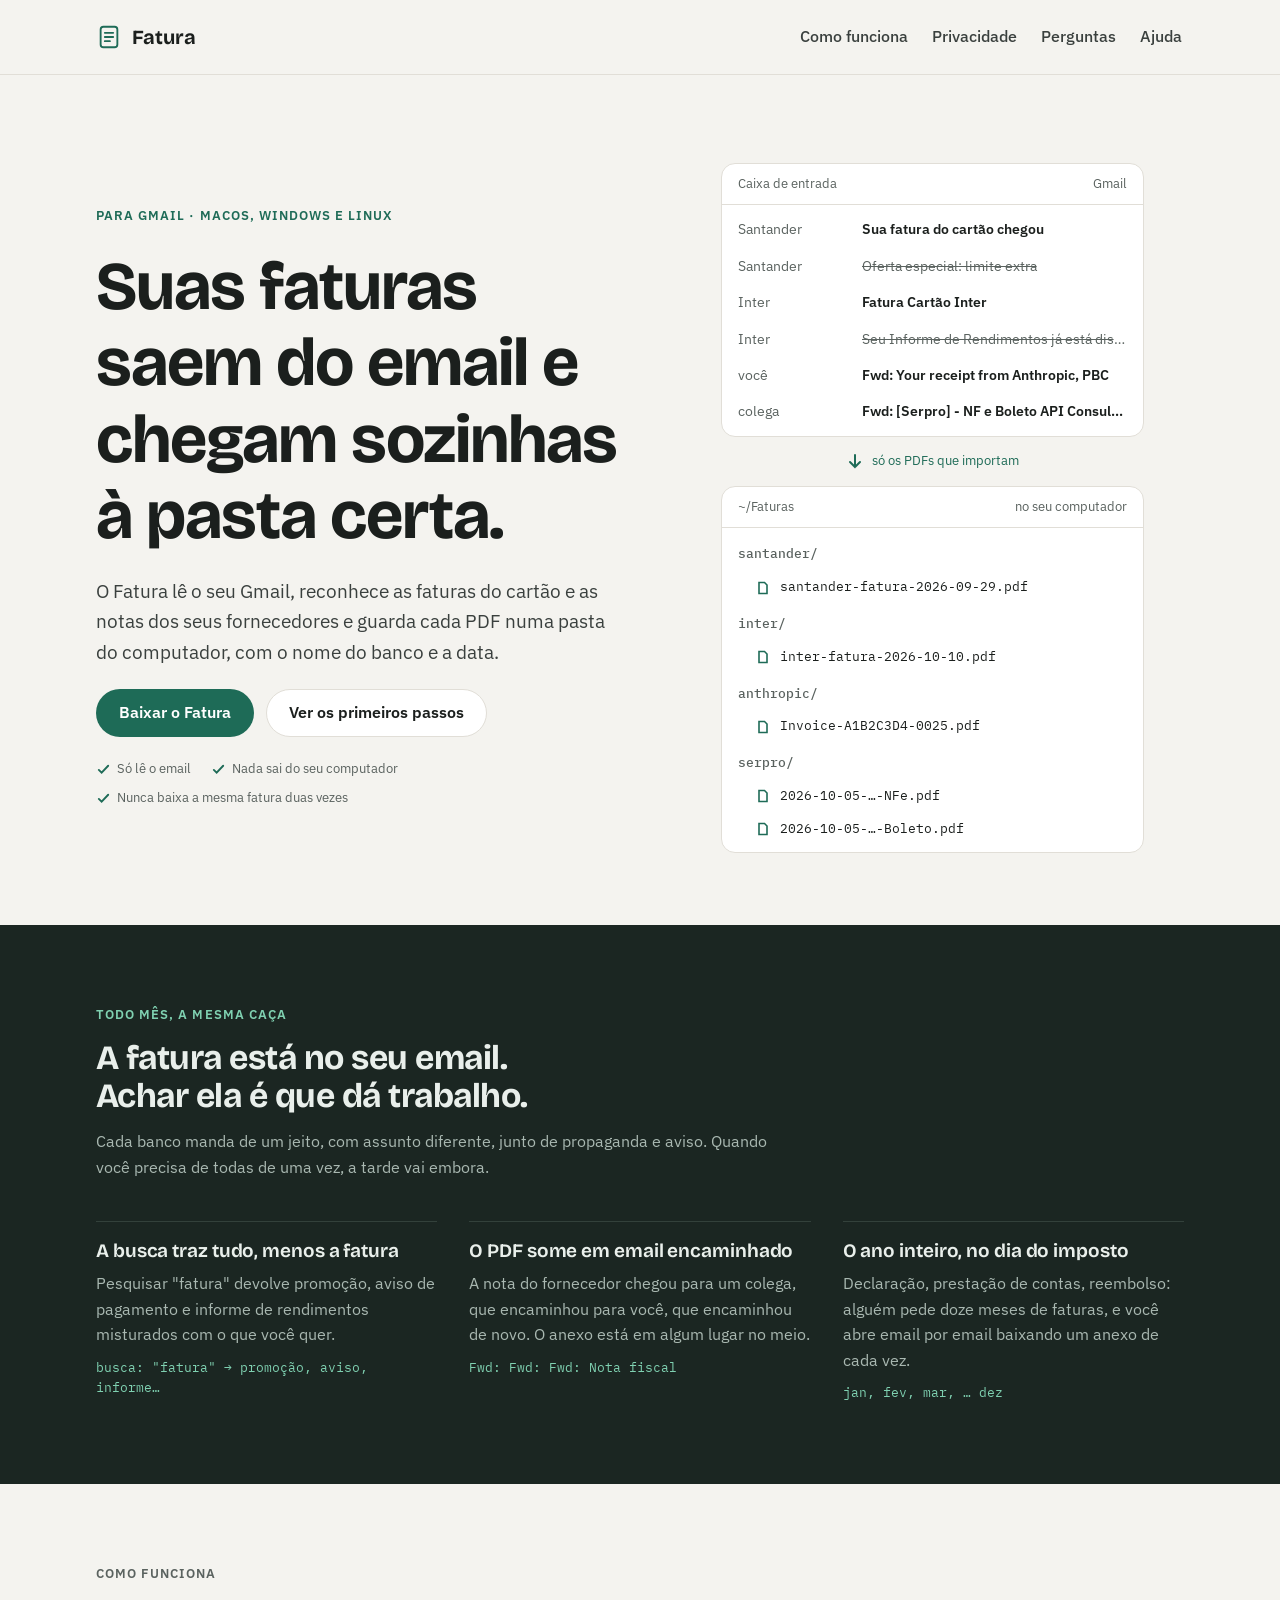
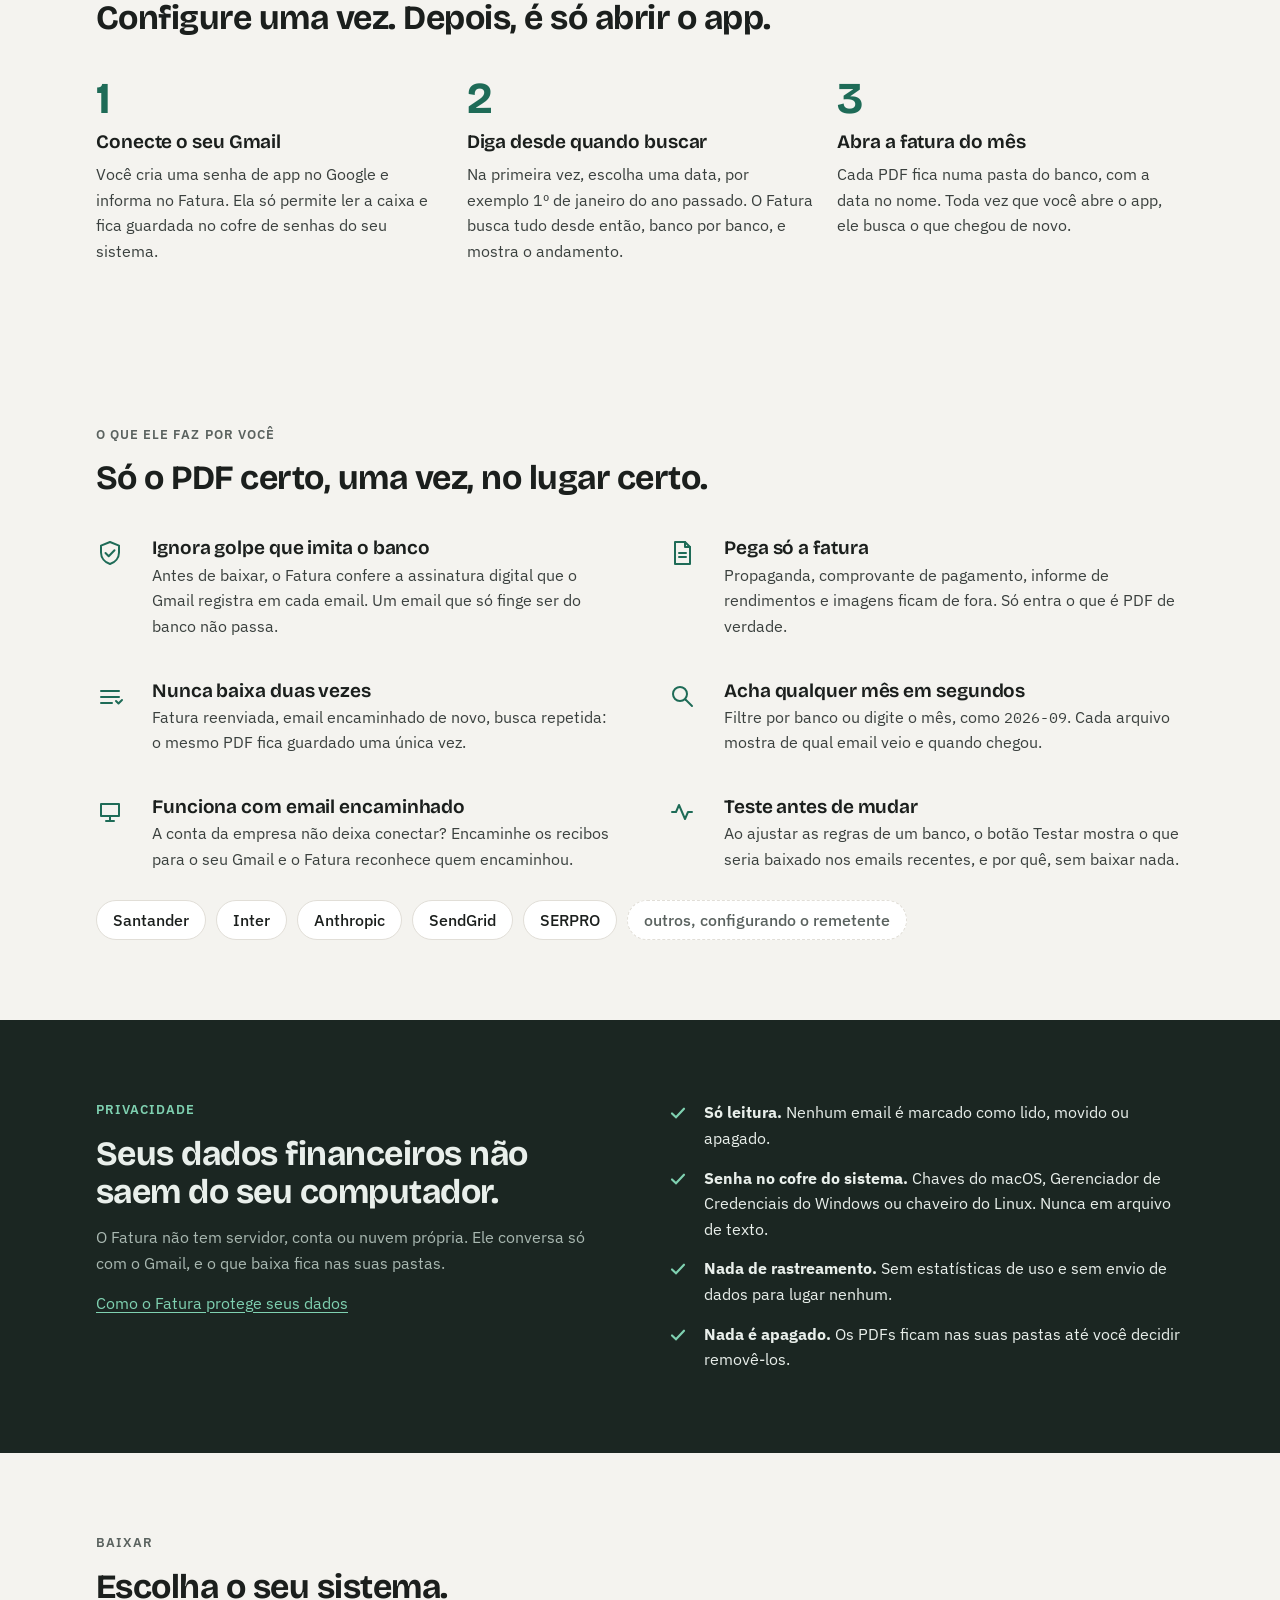
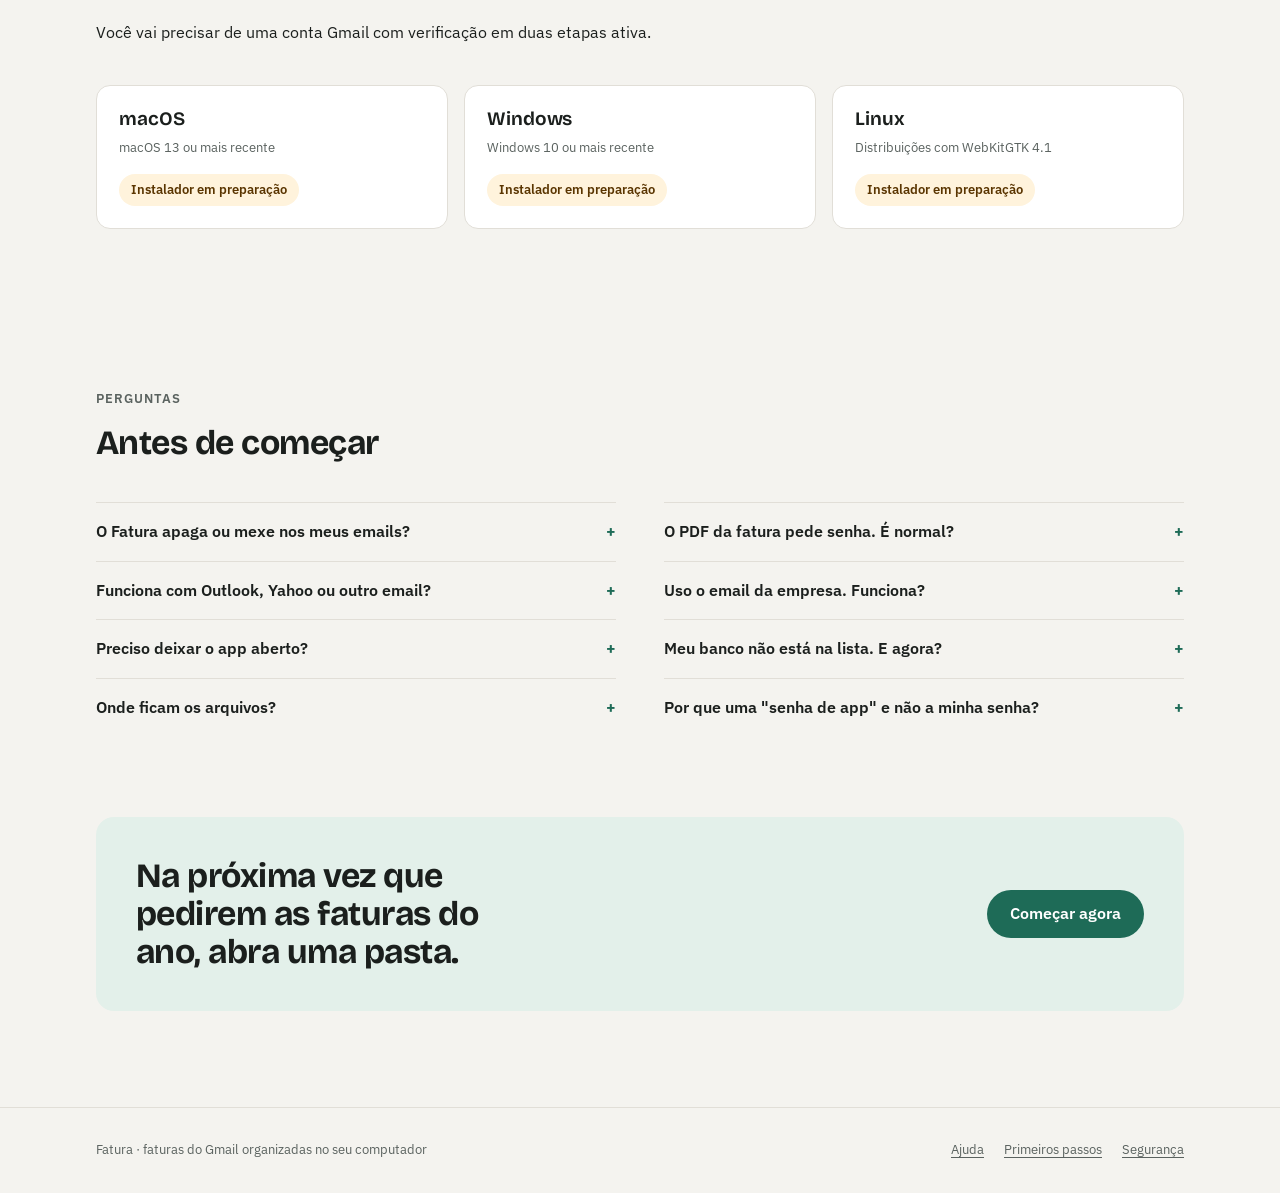
<file: index.html>
<!doctype html>
<html lang="pt-BR">
<head>
<meta charset="utf-8">
<meta name="viewport" content="width=device-width, initial-scale=1, viewport-fit=cover">
<meta name="claude:viewport-fit-sides" content="cover">
<title>Fatura</title>
<meta name="description" content="O Fatura lê o seu Gmail e guarda cada PDF de fatura numa pasta do seu computador, com nome e data. Só lê: nada é apagado, nada sai do seu computador.">
<link rel="preconnect" href="https://fonts.googleapis.com">
<link rel="preconnect" href="https://fonts.gstatic.com" crossorigin>
<link rel="stylesheet" href="https://fonts.googleapis.com/css2?family=Bricolage+Grotesque:opsz,wght@12..96,500;12..96,650;12..96,700&family=IBM+Plex+Mono:wght@400;500&family=IBM+Plex+Sans:wght@400;500;600&display=swap">
<link rel="stylesheet" href="estilo.css">
<style>
  /* hero: a caixa de entrada bagunçada vira uma pasta organizada */
  .hero { padding-block: 72px 56px; }
  .hero .envoltorio { display: grid; grid-template-columns: minmax(0, 1.05fr) minmax(0, 1fr); gap: 56px; align-items: center; }
  .hero-texto { display: flex; flex-direction: column; gap: 22px; }
  .hero-texto .rotulo { color: var(--destaque); }
  .hero-texto p.sub { font-size: var(--t-2); color: var(--tinta-suave); max-width: 34rem; }
  .acoes { display: flex; flex-wrap: wrap; gap: 12px; }
  .garantias { display: flex; flex-wrap: wrap; gap: 8px 20px; font-size: var(--t-0); color: var(--secundario); }
  .garantias span { display: inline-flex; align-items: center; gap: 6px; }
  .garantias svg { width: 15px; height: 15px; color: var(--destaque); }

  .demo { display: grid; grid-template-columns: 1fr; gap: 14px; }
  .caixa, .pasta { background: var(--superficie); border: 1px solid var(--linha); border-radius: 14px; overflow: hidden; }
  .caixa header, .pasta header { display: flex; align-items: center; justify-content: space-between; padding: 10px 16px; border-bottom: 1px solid var(--linha); font-size: var(--t-0); color: var(--secundario); }
  .caixa ul, .pasta ul { list-style: none; margin: 0; padding: 6px 0; }
  .caixa li { display: grid; grid-template-columns: 112px minmax(0, 1fr); gap: 12px; padding: 7px 16px; font-size: 0.875rem; }
  .caixa li .de { color: var(--secundario); overflow: hidden; text-overflow: ellipsis; white-space: nowrap; }
  .caixa li .assunto { overflow: hidden; text-overflow: ellipsis; white-space: nowrap; }
  .caixa li.fora .assunto { color: var(--secundario); text-decoration: line-through; text-decoration-color: var(--secundario); }
  .caixa li.fatura .assunto { font-weight: 600; }
  .seta { display: flex; justify-content: center; color: var(--destaque); font-size: var(--t-0); gap: 8px; align-items: center; }
  .seta svg { width: 18px; height: 18px; }
  .pasta li { display: flex; align-items: center; gap: 10px; padding: 6px 16px; font-family: var(--fonte-mono); font-size: 0.8125rem; white-space: nowrap; overflow: hidden; text-overflow: ellipsis; }
  .pasta li.dir { color: var(--secundario); font-weight: 500; padding-top: 10px; }
  .pasta li.pdf { padding-left: 34px; animation: chega 0.6s cubic-bezier(.2,.7,.2,1) both; }
  .pasta li.pdf:nth-of-type(3) { animation-delay: .15s; } .pasta li.pdf:nth-of-type(5) { animation-delay: .3s; }
  .pasta li.pdf:nth-of-type(7) { animation-delay: .45s; } .pasta li.pdf:nth-of-type(9) { animation-delay: .6s; }
  .pasta li.pdf svg { width: 14px; height: 14px; flex: none; color: var(--destaque); }
  @keyframes chega { from { transform: translateX(-10px); } to { transform: none; } }

  /* faixas */
  .faixa { padding-block: 80px; }
  .faixa.escura { background: var(--faixa); color: var(--faixa-tinta); }
  .faixa.escura .rotulo { color: var(--faixa-destaque); }
  .faixa.escura p { color: var(--faixa-suave); }
  .cabeca { display: flex; flex-direction: column; gap: 14px; max-width: 44rem; margin-bottom: 40px; }

  .dores { display: grid; grid-template-columns: repeat(3, minmax(0, 1fr)); gap: 32px; }
  .dor { display: flex; flex-direction: column; gap: 10px; padding-top: 18px; border-top: 1px solid #33413b; }
  .dor h3 { color: var(--faixa-tinta); }
  .dor .mono { color: var(--faixa-destaque); font-size: 0.8125rem; }

  .passos { list-style: none; margin: 0; padding: 0; display: grid; grid-template-columns: repeat(3, minmax(0, 1fr)); gap: 24px; counter-reset: passo; }
  .passos li { display: flex; flex-direction: column; gap: 10px; counter-increment: passo; }
  .passos li::before { content: counter(passo); font-family: var(--fonte-titulo); font-weight: 700; font-size: 2.75rem; line-height: 1; color: var(--destaque); }
  .passos p { color: var(--tinta-suave); }

  .recursos { display: grid; grid-template-columns: repeat(2, minmax(0, 1fr)); gap: 40px 56px; }
  .recurso { display: grid; grid-template-columns: 40px minmax(0, 1fr); gap: 4px 16px; }
  .recurso svg { grid-row: span 2; width: 28px; height: 28px; color: var(--destaque); margin-top: 2px; }
  .recurso p { color: var(--tinta-suave); }

  .bancos { display: flex; flex-wrap: wrap; gap: 10px; margin-top: 28px; }
  .bancos span { display: inline-flex; align-items: center; min-height: 40px; padding: 0 16px; border: 1px solid var(--linha); border-radius: 999px; background: var(--superficie); font-weight: 500; }
  .bancos span.mais { border-style: dashed; color: var(--secundario); }

  .privacidade { display: grid; grid-template-columns: minmax(0, 1fr) minmax(0, 1fr); gap: 56px; align-items: start; }
  .lista-check { list-style: none; margin: 0; padding: 0; display: flex; flex-direction: column; gap: 14px; }
  .lista-check li { display: grid; grid-template-columns: 24px minmax(0, 1fr); gap: 12px; }
  .lista-check svg { width: 20px; height: 20px; color: var(--faixa-destaque); margin-top: 3px; }
  .lista-check strong { color: var(--faixa-tinta); }

  .baixar { display: grid; grid-template-columns: repeat(3, minmax(0, 1fr)); gap: 16px; }
  .sistema { display: flex; flex-direction: column; gap: 8px; padding: 22px; border: 1px solid var(--linha); border-radius: 14px; background: var(--superficie); }
  .sistema .requisito { font-size: var(--t-0); color: var(--secundario); }
  .sistema .estado { margin-top: 8px; display: inline-flex; align-self: flex-start; min-height: 32px; align-items: center; padding: 0 12px; border-radius: 999px; background: var(--aviso-fundo); color: var(--aviso-tinta); font-size: var(--t-0); font-weight: 600; }

  .perguntas { display: grid; grid-template-columns: repeat(2, minmax(0, 1fr)); gap: 0 48px; }
  details { border-top: 1px solid var(--linha); padding-block: 16px; }
  summary { cursor: pointer; font-weight: 600; list-style: none; display: flex; justify-content: space-between; gap: 16px; }
  summary::-webkit-details-marker { display: none; }
  summary::after { content: "+"; color: var(--destaque); font-weight: 700; }
  details[open] summary::after { content: "−"; }
  details p { margin-top: 10px; color: var(--tinta-suave); }

  .chamada { text-align: left; display: flex; flex-wrap: wrap; align-items: center; justify-content: space-between; gap: 24px; padding: 40px; border-radius: 18px; background: var(--destaque-claro); }
  .chamada h2 { max-width: 30rem; }

  @media (max-width: 900px) {
    .hero .envoltorio, .privacidade { grid-template-columns: minmax(0, 1fr); }
    .dores, .passos, .baixar { grid-template-columns: minmax(0, 1fr); }
    .recursos, .perguntas { grid-template-columns: minmax(0, 1fr); }
  }
  @media (max-width: 480px) {
    .caixa li { grid-template-columns: 84px minmax(0, 1fr); }
    .chamada { padding: 28px 20px; }
  }
</style>
</head>
<body>
<header class="topo">
  <div class="envoltorio">
    <a class="marca" href="index.html">
      <svg viewBox="0 0 28 28" fill="none" stroke="currentColor" stroke-width="2" stroke-linecap="round" aria-hidden="true"><rect x="5" y="3" width="18" height="22" rx="3"></rect><path d="M9.5 9.5h9M9.5 14h9M9.5 18.5h5.5"></path></svg>
      Fatura
    </a>
    <nav class="menu" aria-label="Principal">
      <a href="#como-funciona">Como funciona</a>
      <a href="#privacidade">Privacidade</a>
      <a href="#perguntas">Perguntas</a>
      <a href="ajuda/index.html">Ajuda</a>
    </nav>
  </div>
</header>

<main>
  <section class="hero">
    <div class="envoltorio">
      <div class="hero-texto">
        <span class="rotulo">Para Gmail · macOS, Windows e Linux</span>
        <h1>Suas faturas saem do email e chegam sozinhas à pasta certa.</h1>
        <p class="sub">O Fatura lê o seu Gmail, reconhece as faturas do cartão e as notas dos seus fornecedores e guarda cada PDF numa pasta do computador, com o nome do banco e a data.</p>
        <div class="acoes">
          <a class="botao principal" href="#baixar">Baixar o Fatura</a>
          <a class="botao secundario" href="ajuda/primeiros-passos.html">Ver os primeiros passos</a>
        </div>
        <div class="garantias">
          <span><svg viewBox="0 0 16 16" fill="none" stroke="currentColor" stroke-width="2" stroke-linecap="round" aria-hidden="true"><path d="M3 8.4l3 2.9 7-7.3"></path></svg>Só lê o email</span>
          <span><svg viewBox="0 0 16 16" fill="none" stroke="currentColor" stroke-width="2" stroke-linecap="round" aria-hidden="true"><path d="M3 8.4l3 2.9 7-7.3"></path></svg>Nada sai do seu computador</span>
          <span><svg viewBox="0 0 16 16" fill="none" stroke="currentColor" stroke-width="2" stroke-linecap="round" aria-hidden="true"><path d="M3 8.4l3 2.9 7-7.3"></path></svg>Nunca baixa a mesma fatura duas vezes</span>
        </div>
      </div>

      <figure class="demo" aria-label="Exemplo: emails da caixa de entrada viram PDFs organizados em pastas">
        <div class="caixa">
          <header><span>Caixa de entrada</span><span>Gmail</span></header>
          <ul>
            <li class="fatura"><span class="de">Santander</span><span class="assunto">Sua fatura do cartão chegou</span></li>
            <li class="fora"><span class="de">Santander</span><span class="assunto">Oferta especial: limite extra</span></li>
            <li class="fatura"><span class="de">Inter</span><span class="assunto">Fatura Cartão Inter</span></li>
            <li class="fora"><span class="de">Inter</span><span class="assunto">Seu Informe de Rendimentos já está disponível</span></li>
            <li class="fatura"><span class="de">você</span><span class="assunto">Fwd: Your receipt from Anthropic, PBC</span></li>
            <li class="fatura"><span class="de">colega</span><span class="assunto">Fwd: [Serpro] - NF e Boleto API Consulta NFE</span></li>
          </ul>
        </div>
        <div class="seta" aria-hidden="true">
          <svg viewBox="0 0 18 18" fill="none" stroke="currentColor" stroke-width="2" stroke-linecap="round"><path d="M9 3v12M4 10l5 5 5-5"></path></svg>
          só os PDFs que importam
        </div>
        <div class="pasta">
          <header><span>~/Faturas</span><span>no seu computador</span></header>
          <ul>
            <li class="dir">santander/</li>
            <li class="pdf"><svg viewBox="0 0 14 14" fill="none" stroke="currentColor" stroke-width="1.6" aria-hidden="true"><path d="M3 1.5h5.5L11 4v8.5H3z"></path></svg>santander-fatura-2026-09-29.pdf</li>
            <li class="dir">inter/</li>
            <li class="pdf"><svg viewBox="0 0 14 14" fill="none" stroke="currentColor" stroke-width="1.6" aria-hidden="true"><path d="M3 1.5h5.5L11 4v8.5H3z"></path></svg>inter-fatura-2026-10-10.pdf</li>
            <li class="dir">anthropic/</li>
            <li class="pdf"><svg viewBox="0 0 14 14" fill="none" stroke="currentColor" stroke-width="1.6" aria-hidden="true"><path d="M3 1.5h5.5L11 4v8.5H3z"></path></svg>Invoice-A1B2C3D4-0025.pdf</li>
            <li class="dir">serpro/</li>
            <li class="pdf"><svg viewBox="0 0 14 14" fill="none" stroke="currentColor" stroke-width="1.6" aria-hidden="true"><path d="M3 1.5h5.5L11 4v8.5H3z"></path></svg>2026-10-05-…-NFe.pdf</li>
            <li class="pdf"><svg viewBox="0 0 14 14" fill="none" stroke="currentColor" stroke-width="1.6" aria-hidden="true"><path d="M3 1.5h5.5L11 4v8.5H3z"></path></svg>2026-10-05-…-Boleto.pdf</li>
          </ul>
        </div>
      </figure>
    </div>
  </section>

  <section class="faixa escura" aria-labelledby="t-problema">
    <div class="envoltorio">
      <div class="cabeca">
        <span class="rotulo">Todo mês, a mesma caça</span>
        <h2 id="t-problema">A fatura está no seu email. Achar ela é que dá trabalho.</h2>
        <p>Cada banco manda de um jeito, com assunto diferente, junto de propaganda e aviso. Quando você precisa de todas de uma vez, a tarde vai embora.</p>
      </div>
      <div class="dores">
        <div class="dor">
          <h3>A busca traz tudo, menos a fatura</h3>
          <p>Pesquisar "fatura" devolve promoção, aviso de pagamento e informe de rendimentos misturados com o que você quer.</p>
          <span class="mono">busca: "fatura" → promoção, aviso, informe…</span>
        </div>
        <div class="dor">
          <h3>O PDF some em email encaminhado</h3>
          <p>A nota do fornecedor chegou para um colega, que encaminhou para você, que encaminhou de novo. O anexo está em algum lugar no meio.</p>
          <span class="mono">Fwd: Fwd: Fwd: Nota fiscal</span>
        </div>
        <div class="dor">
          <h3>O ano inteiro, no dia do imposto</h3>
          <p>Declaração, prestação de contas, reembolso: alguém pede doze meses de faturas, e você abre email por email baixando um anexo de cada vez.</p>
          <span class="mono">jan, fev, mar, … dez</span>
        </div>
      </div>
    </div>
  </section>

  <section class="faixa" id="como-funciona" aria-labelledby="t-como">
    <div class="envoltorio">
      <div class="cabeca">
        <span class="rotulo">Como funciona</span>
        <h2 id="t-como">Configure uma vez. Depois, é só abrir o app.</h2>
      </div>
      <ol class="passos">
        <li>
          <h3>Conecte o seu Gmail</h3>
          <p>Você cria uma senha de app no Google e informa no Fatura. Ela só permite ler a caixa e fica guardada no cofre de senhas do seu sistema.</p>
        </li>
        <li>
          <h3>Diga desde quando buscar</h3>
          <p>Na primeira vez, escolha uma data, por exemplo 1º de janeiro do ano passado. O Fatura busca tudo desde então, banco por banco, e mostra o andamento.</p>
        </li>
        <li>
          <h3>Abra a fatura do mês</h3>
          <p>Cada PDF fica numa pasta do banco, com a data no nome. Toda vez que você abre o app, ele busca o que chegou de novo.</p>
        </li>
      </ol>
    </div>
  </section>

  <section class="faixa" aria-labelledby="t-recursos">
    <div class="envoltorio">
      <div class="cabeca">
        <span class="rotulo">O que ele faz por você</span>
        <h2 id="t-recursos">Só o PDF certo, uma vez, no lugar certo.</h2>
      </div>
      <div class="recursos">
        <div class="recurso">
          <svg viewBox="0 0 28 28" fill="none" stroke="currentColor" stroke-width="2" stroke-linecap="round" stroke-linejoin="round" aria-hidden="true"><path d="M14 3l9 3.6v6.8c0 5.4-3.8 9.9-9 11.6-5.2-1.7-9-6.2-9-11.6V6.6z"></path><path d="M9.5 14l3.2 3.2 5.8-6"></path></svg>
          <h3>Ignora golpe que imita o banco</h3>
          <p>Antes de baixar, o Fatura confere a assinatura digital que o Gmail registra em cada email. Um email que só finge ser do banco não passa.</p>
        </div>
        <div class="recurso">
          <svg viewBox="0 0 28 28" fill="none" stroke="currentColor" stroke-width="2" stroke-linecap="round" stroke-linejoin="round" aria-hidden="true"><path d="M7 3h10l5 5v17H7z"></path><path d="M17 3v5h5M11 14h7M11 18h7"></path></svg>
          <h3>Pega só a fatura</h3>
          <p>Propaganda, comprovante de pagamento, informe de rendimentos e imagens ficam de fora. Só entra o que é PDF de verdade.</p>
        </div>
        <div class="recurso">
          <svg viewBox="0 0 28 28" fill="none" stroke="currentColor" stroke-width="2" stroke-linecap="round" stroke-linejoin="round" aria-hidden="true"><path d="M5 9h18M5 15h18M5 21h11"></path><path d="M20 19l2.5 2.5L26 18"></path></svg>
          <h3>Nunca baixa duas vezes</h3>
          <p>Fatura reenviada, email encaminhado de novo, busca repetida: o mesmo PDF fica guardado uma única vez.</p>
        </div>
        <div class="recurso">
          <svg viewBox="0 0 28 28" fill="none" stroke="currentColor" stroke-width="2" stroke-linecap="round" stroke-linejoin="round" aria-hidden="true"><circle cx="12" cy="12" r="7"></circle><path d="M17.5 17.5L24 24"></path></svg>
          <h3>Acha qualquer mês em segundos</h3>
          <p>Filtre por banco ou digite o mês, como <span class="mono">2026-09</span>. Cada arquivo mostra de qual email veio e quando chegou.</p>
        </div>
        <div class="recurso">
          <svg viewBox="0 0 28 28" fill="none" stroke="currentColor" stroke-width="2" stroke-linecap="round" stroke-linejoin="round" aria-hidden="true"><path d="M5 6h18v12H5z"></path><path d="M10 23h8M14 18v5"></path></svg>
          <h3>Funciona com email encaminhado</h3>
          <p>A conta da empresa não deixa conectar? Encaminhe os recibos para o seu Gmail e o Fatura reconhece quem encaminhou.</p>
        </div>
        <div class="recurso">
          <svg viewBox="0 0 28 28" fill="none" stroke="currentColor" stroke-width="2" stroke-linecap="round" stroke-linejoin="round" aria-hidden="true"><path d="M4 14h4l3-7 6 14 3-7h4"></path></svg>
          <h3>Teste antes de mudar</h3>
          <p>Ao ajustar as regras de um banco, o botão Testar mostra o que seria baixado nos emails recentes, e por quê, sem baixar nada.</p>
        </div>
      </div>
      <div class="bancos" aria-label="Emissores reconhecidos hoje">
        <span>Santander</span><span>Inter</span><span>Anthropic</span><span>SendGrid</span><span>SERPRO</span>
        <span class="mais">outros, configurando o remetente</span>
      </div>
    </div>
  </section>

  <section class="faixa escura" id="privacidade" aria-labelledby="t-privacidade">
    <div class="envoltorio privacidade">
      <div class="cabeca">
        <span class="rotulo">Privacidade</span>
        <h2 id="t-privacidade">Seus dados financeiros não saem do seu computador.</h2>
        <p>O Fatura não tem servidor, conta ou nuvem própria. Ele conversa só com o Gmail, e o que baixa fica nas suas pastas.</p>
        <p><a href="ajuda/seguranca.html" style="color: var(--faixa-destaque)">Como o Fatura protege seus dados</a></p>
      </div>
      <ul class="lista-check">
        <li><svg viewBox="0 0 20 20" fill="none" stroke="currentColor" stroke-width="2.2" stroke-linecap="round" aria-hidden="true"><path d="M4 10.5l4 3.8 8-8.6"></path></svg><span><strong>Só leitura.</strong> Nenhum email é marcado como lido, movido ou apagado.</span></li>
        <li><svg viewBox="0 0 20 20" fill="none" stroke="currentColor" stroke-width="2.2" stroke-linecap="round" aria-hidden="true"><path d="M4 10.5l4 3.8 8-8.6"></path></svg><span><strong>Senha no cofre do sistema.</strong> Chaves do macOS, Gerenciador de Credenciais do Windows ou chaveiro do Linux. Nunca em arquivo de texto.</span></li>
        <li><svg viewBox="0 0 20 20" fill="none" stroke="currentColor" stroke-width="2.2" stroke-linecap="round" aria-hidden="true"><path d="M4 10.5l4 3.8 8-8.6"></path></svg><span><strong>Nada de rastreamento.</strong> Sem estatísticas de uso e sem envio de dados para lugar nenhum.</span></li>
        <li><svg viewBox="0 0 20 20" fill="none" stroke="currentColor" stroke-width="2.2" stroke-linecap="round" aria-hidden="true"><path d="M4 10.5l4 3.8 8-8.6"></path></svg><span><strong>Nada é apagado.</strong> Os PDFs ficam nas suas pastas até você decidir removê-los.</span></li>
      </ul>
    </div>
  </section>

  <section class="faixa" id="baixar" aria-labelledby="t-baixar">
    <div class="envoltorio">
      <div class="cabeca">
        <span class="rotulo">Baixar</span>
        <h2 id="t-baixar">Escolha o seu sistema.</h2>
        <p>Você vai precisar de uma conta Gmail com verificação em duas etapas ativa.</p>
      </div>
      <div class="baixar">
        <div class="sistema">
          <h3>macOS</h3>
          <span class="requisito">macOS 13 ou mais recente</span>
          <span class="estado">Instalador em preparação</span>
        </div>
        <div class="sistema">
          <h3>Windows</h3>
          <span class="requisito">Windows 10 ou mais recente</span>
          <span class="estado">Instalador em preparação</span>
        </div>
        <div class="sistema">
          <h3>Linux</h3>
          <span class="requisito">Distribuições com WebKitGTK 4.1</span>
          <span class="estado">Instalador em preparação</span>
        </div>
      </div>
    </div>
  </section>

  <section class="faixa" id="perguntas" aria-labelledby="t-perguntas">
    <div class="envoltorio">
      <div class="cabeca">
        <span class="rotulo">Perguntas</span>
        <h2 id="t-perguntas">Antes de começar</h2>
      </div>
      <div class="perguntas">
        <div>
          <details><summary>O Fatura apaga ou mexe nos meus emails?</summary><p>Não. Ele abre a caixa em modo de leitura. Os emails continuam como estavam, inclusive os não lidos.</p></details>
          <details><summary>Funciona com Outlook, Yahoo ou outro email?</summary><p>Hoje, só com Gmail. Se as faturas chegam em outro email, dá para encaminhá-las automaticamente para o seu Gmail.</p></details>
          <details><summary>Preciso deixar o app aberto?</summary><p>Não. Sempre que você abre o Fatura, ele busca o que chegou desde a última vez. Você também pode clicar em Buscar novas quando quiser.</p></details>
          <details><summary>Onde ficam os arquivos?</summary><p>Numa pasta <span class="mono">Faturas</span> dentro da sua pasta de usuário, com uma subpasta para cada banco. Você pode trocar a pasta de qualquer banco.</p></details>
        </div>
        <div>
          <details><summary>O PDF da fatura pede senha. É normal?</summary><p>Sim. Alguns bancos protegem o PDF com uma senha definida por eles. O Fatura guarda o arquivo exatamente como chegou; abra com a senha do banco.</p></details>
          <details><summary>Uso o email da empresa. Funciona?</summary><p>Contas de empresa costumam bloquear a senha de app. Crie um filtro que encaminhe os recibos para o seu Gmail e informe no Fatura quem encaminha.</p></details>
          <details><summary>Meu banco não está na lista. E agora?</summary><p>Qualquer emissor que mande PDF por email pode ser incluído informando o remetente e um trecho do assunto. Veja como na <a href="ajuda/como-fazer.html#outro-banco">ajuda</a>.</p></details>
          <details><summary>Por que uma "senha de app" e não a minha senha?</summary><p>A senha de app é criada só para o Fatura, não dá acesso à sua conta Google e pode ser revogada a qualquer momento sem trocar a sua senha principal.</p></details>
        </div>
      </div>
    </div>
  </section>

  <section aria-labelledby="t-chamada">
    <div class="envoltorio">
      <div class="chamada">
        <h2 id="t-chamada">Na próxima vez que pedirem as faturas do ano, abra uma pasta.</h2>
        <a class="botao principal" href="ajuda/primeiros-passos.html">Começar agora</a>
      </div>
    </div>
  </section>
</main>

<footer class="rodape">
  <div class="envoltorio">
    <span>Fatura · faturas do Gmail organizadas no seu computador</span>
    <nav aria-label="Rodapé">
      <a href="ajuda/index.html">Ajuda</a>
      <a href="ajuda/primeiros-passos.html">Primeiros passos</a>
      <a href="ajuda/seguranca.html">Segurança</a>
    </nav>
  </div>
</footer>
</body>
</html>
</file>
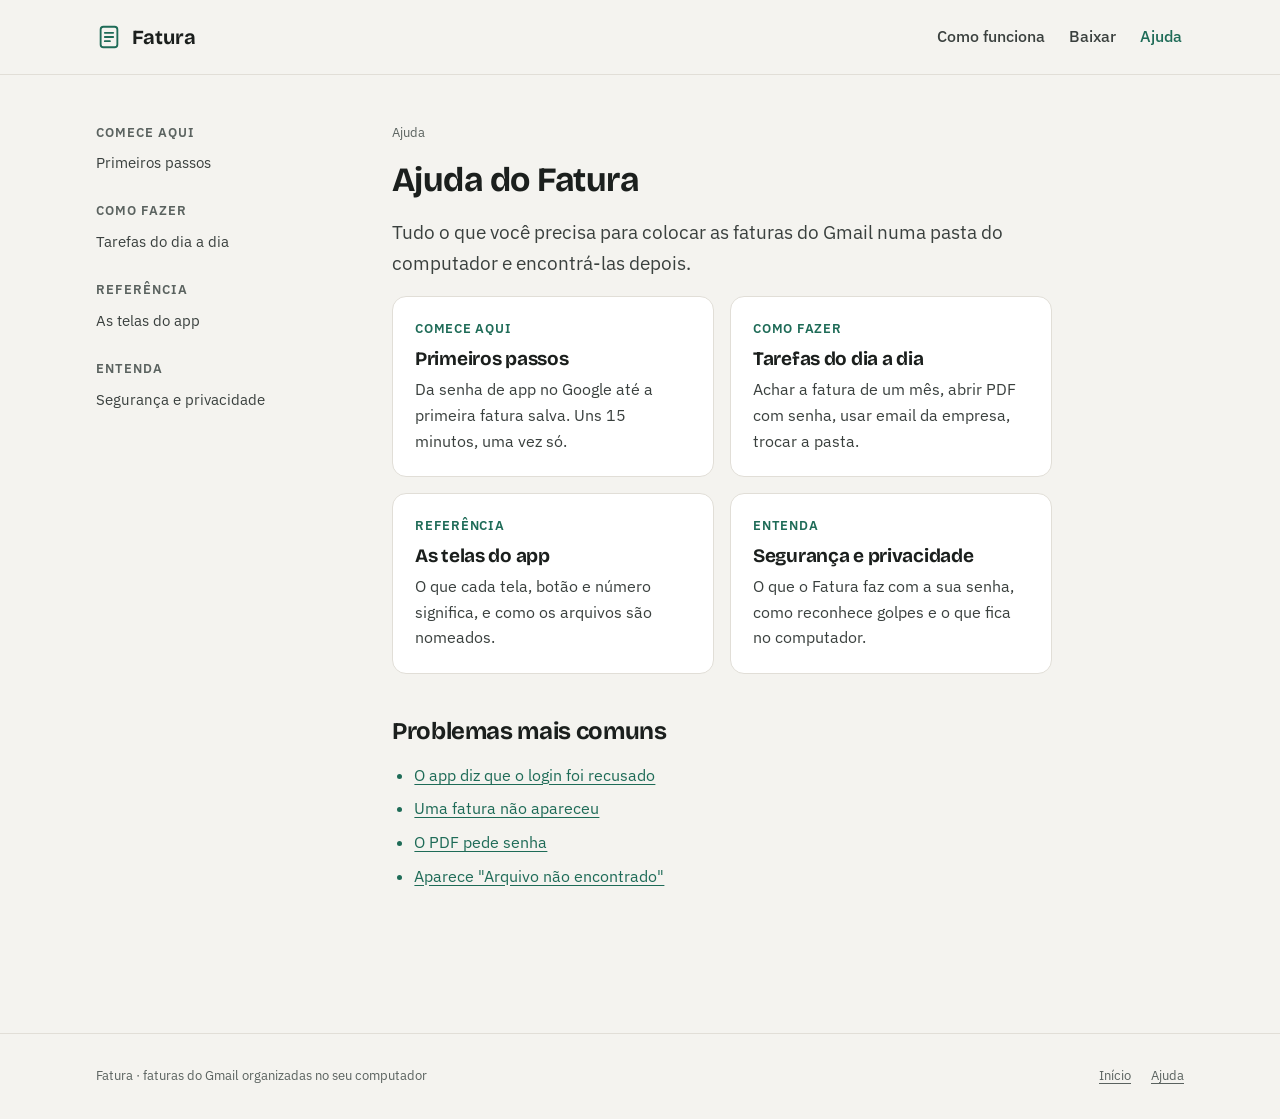
<file: ajuda/index.html>
<!doctype html>
<html lang="pt-BR">
<head>
<meta charset="utf-8">
<meta name="viewport" content="width=device-width, initial-scale=1, viewport-fit=cover">
<meta name="claude:viewport-fit-sides" content="cover">
<title>Ajuda do Fatura</title>
<meta name="description" content="Como usar o Fatura: primeiros passos, tarefas do dia a dia, telas do app e segurança.">
<link rel="preconnect" href="https://fonts.googleapis.com">
<link rel="preconnect" href="https://fonts.gstatic.com" crossorigin>
<link rel="stylesheet" href="https://fonts.googleapis.com/css2?family=Bricolage+Grotesque:opsz,wght@12..96,500;12..96,650;12..96,700&family=IBM+Plex+Mono:wght@400;500&family=IBM+Plex+Sans:wght@400;500;600&display=swap">
<link rel="stylesheet" href="../estilo.css">
</head>
<body>
<header class="topo">
  <div class="envoltorio">
    <a class="marca" href="../index.html">
      <svg viewBox="0 0 28 28" fill="none" stroke="currentColor" stroke-width="2" stroke-linecap="round" aria-hidden="true"><rect x="5" y="3" width="18" height="22" rx="3"></rect><path d="M9.5 9.5h9M9.5 14h9M9.5 18.5h5.5"></path></svg>
      Fatura
    </a>
    <nav class="menu" aria-label="Principal">
      <a href="../index.html#como-funciona">Como funciona</a>
      <a href="../index.html#baixar">Baixar</a>
      <a href="index.html" aria-current="page">Ajuda</a>
    </nav>
  </div>
</header>
<div class="envoltorio ajuda">
  <nav class="indice" aria-label="Ajuda">
    <div><span class="rotulo">Comece aqui</span><a href="primeiros-passos.html">Primeiros passos</a></div>
    <div><span class="rotulo">Como fazer</span><a href="como-fazer.html">Tarefas do dia a dia</a></div>
    <div><span class="rotulo">Referência</span><a href="telas.html">As telas do app</a></div>
    <div><span class="rotulo">Entenda</span><a href="seguranca.html">Segurança e privacidade</a></div>
  </nav>
  <main class="texto">
    <span class="trilha">Ajuda</span>
    <h1>Ajuda do Fatura</h1>
    <p class="abertura">Tudo o que você precisa para colocar as faturas do Gmail numa pasta do computador e encontrá-las depois.</p>
    <div class="cartoes">
      <a class="cartao" href="primeiros-passos.html">
        <span class="tipo">Comece aqui</span>
        <h2 style="font-size: var(--t-2); margin: 0">Primeiros passos</h2>
        <p>Da senha de app no Google até a primeira fatura salva. Uns 15 minutos, uma vez só.</p>
      </a>
      <a class="cartao" href="como-fazer.html">
        <span class="tipo">Como fazer</span>
        <h2 style="font-size: var(--t-2); margin: 0">Tarefas do dia a dia</h2>
        <p>Achar a fatura de um mês, abrir PDF com senha, usar email da empresa, trocar a pasta.</p>
      </a>
      <a class="cartao" href="telas.html">
        <span class="tipo">Referência</span>
        <h2 style="font-size: var(--t-2); margin: 0">As telas do app</h2>
        <p>O que cada tela, botão e número significa, e como os arquivos são nomeados.</p>
      </a>
      <a class="cartao" href="seguranca.html">
        <span class="tipo">Entenda</span>
        <h2 style="font-size: var(--t-2); margin: 0">Segurança e privacidade</h2>
        <p>O que o Fatura faz com a sua senha, como reconhece golpes e o que fica no computador.</p>
      </a>
    </div>
    <h2>Problemas mais comuns</h2>
    <ul>
      <li><a href="como-fazer.html#login-recusado">O app diz que o login foi recusado</a></li>
      <li><a href="como-fazer.html#nao-apareceu">Uma fatura não apareceu</a></li>
      <li><a href="como-fazer.html#pdf-senha">O PDF pede senha</a></li>
      <li><a href="como-fazer.html#arquivo-sumiu">Aparece "Arquivo não encontrado"</a></li>
    </ul>
  </main>
</div>
<footer class="rodape">
  <div class="envoltorio">
    <span>Fatura · faturas do Gmail organizadas no seu computador</span>
    <nav aria-label="Rodapé"><a href="../index.html">Início</a><a href="index.html">Ajuda</a></nav>
  </div>
</footer>
</body>
</html>
</file>
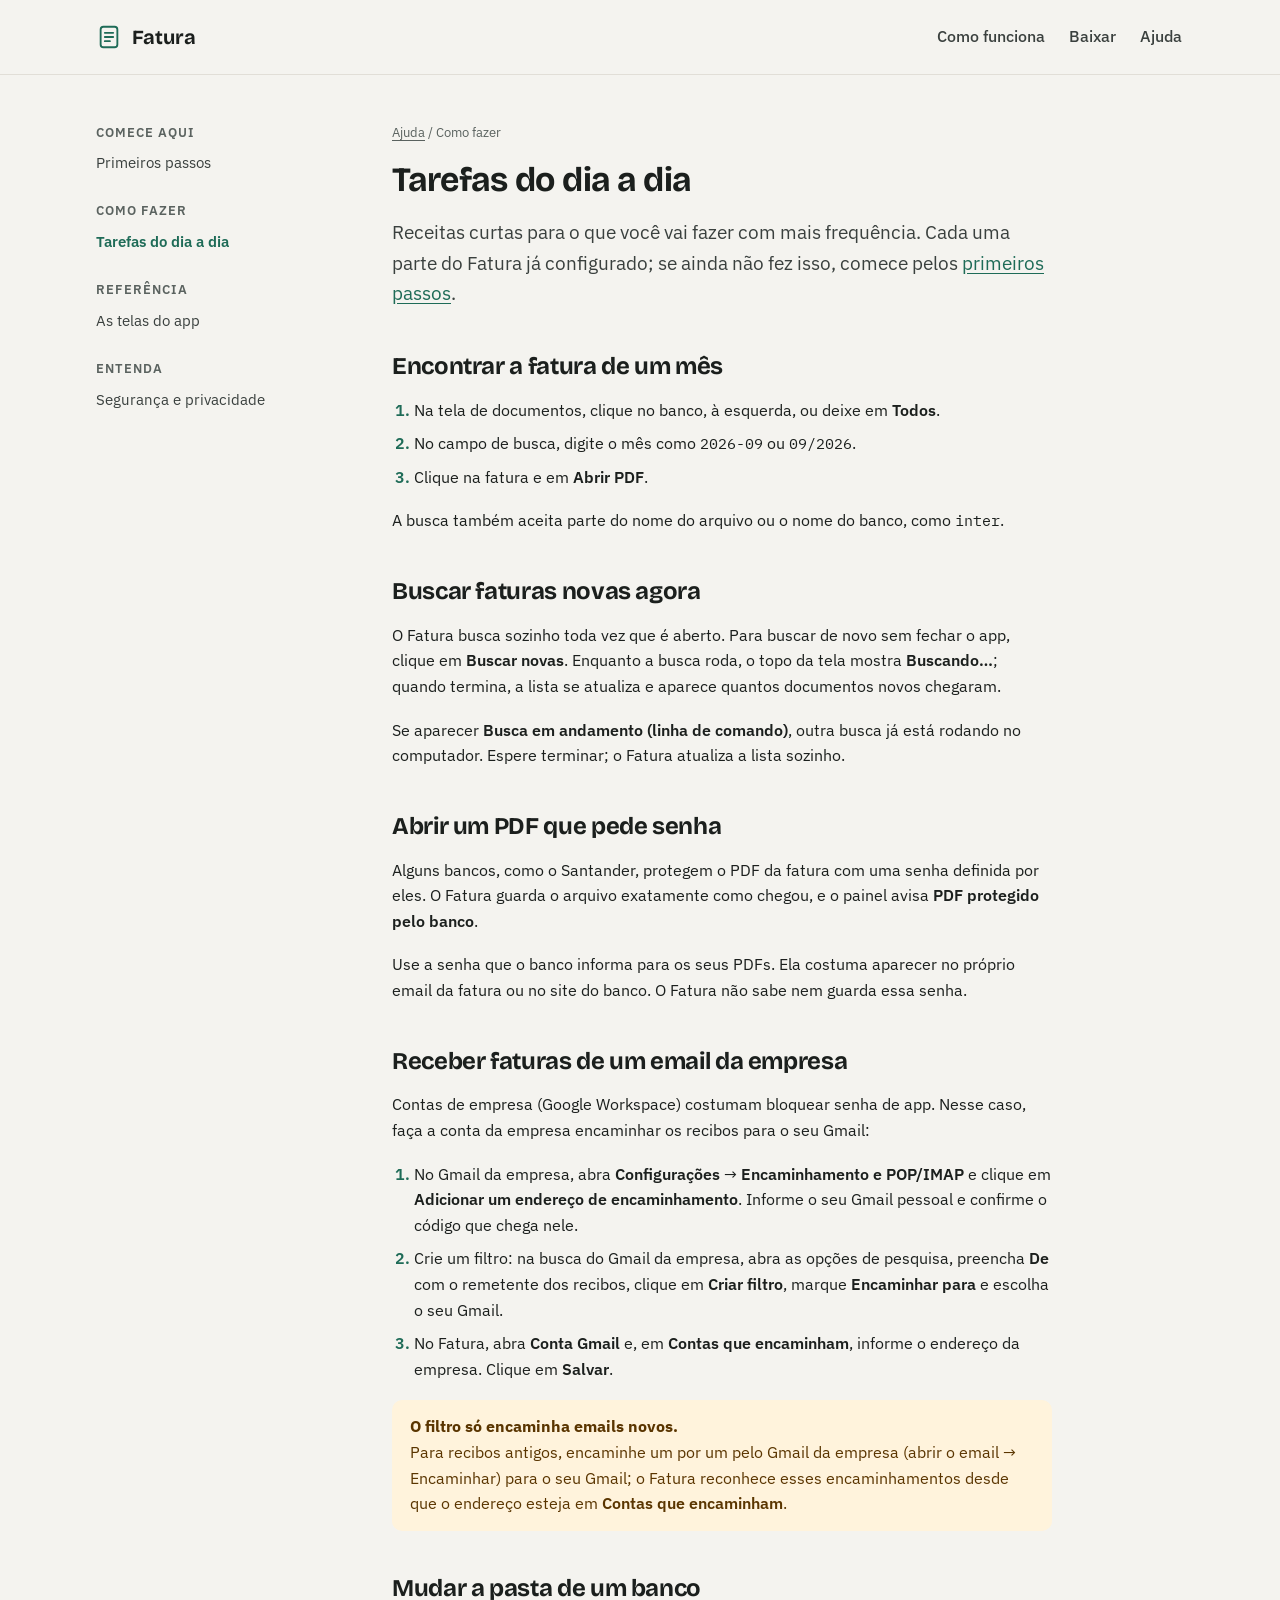
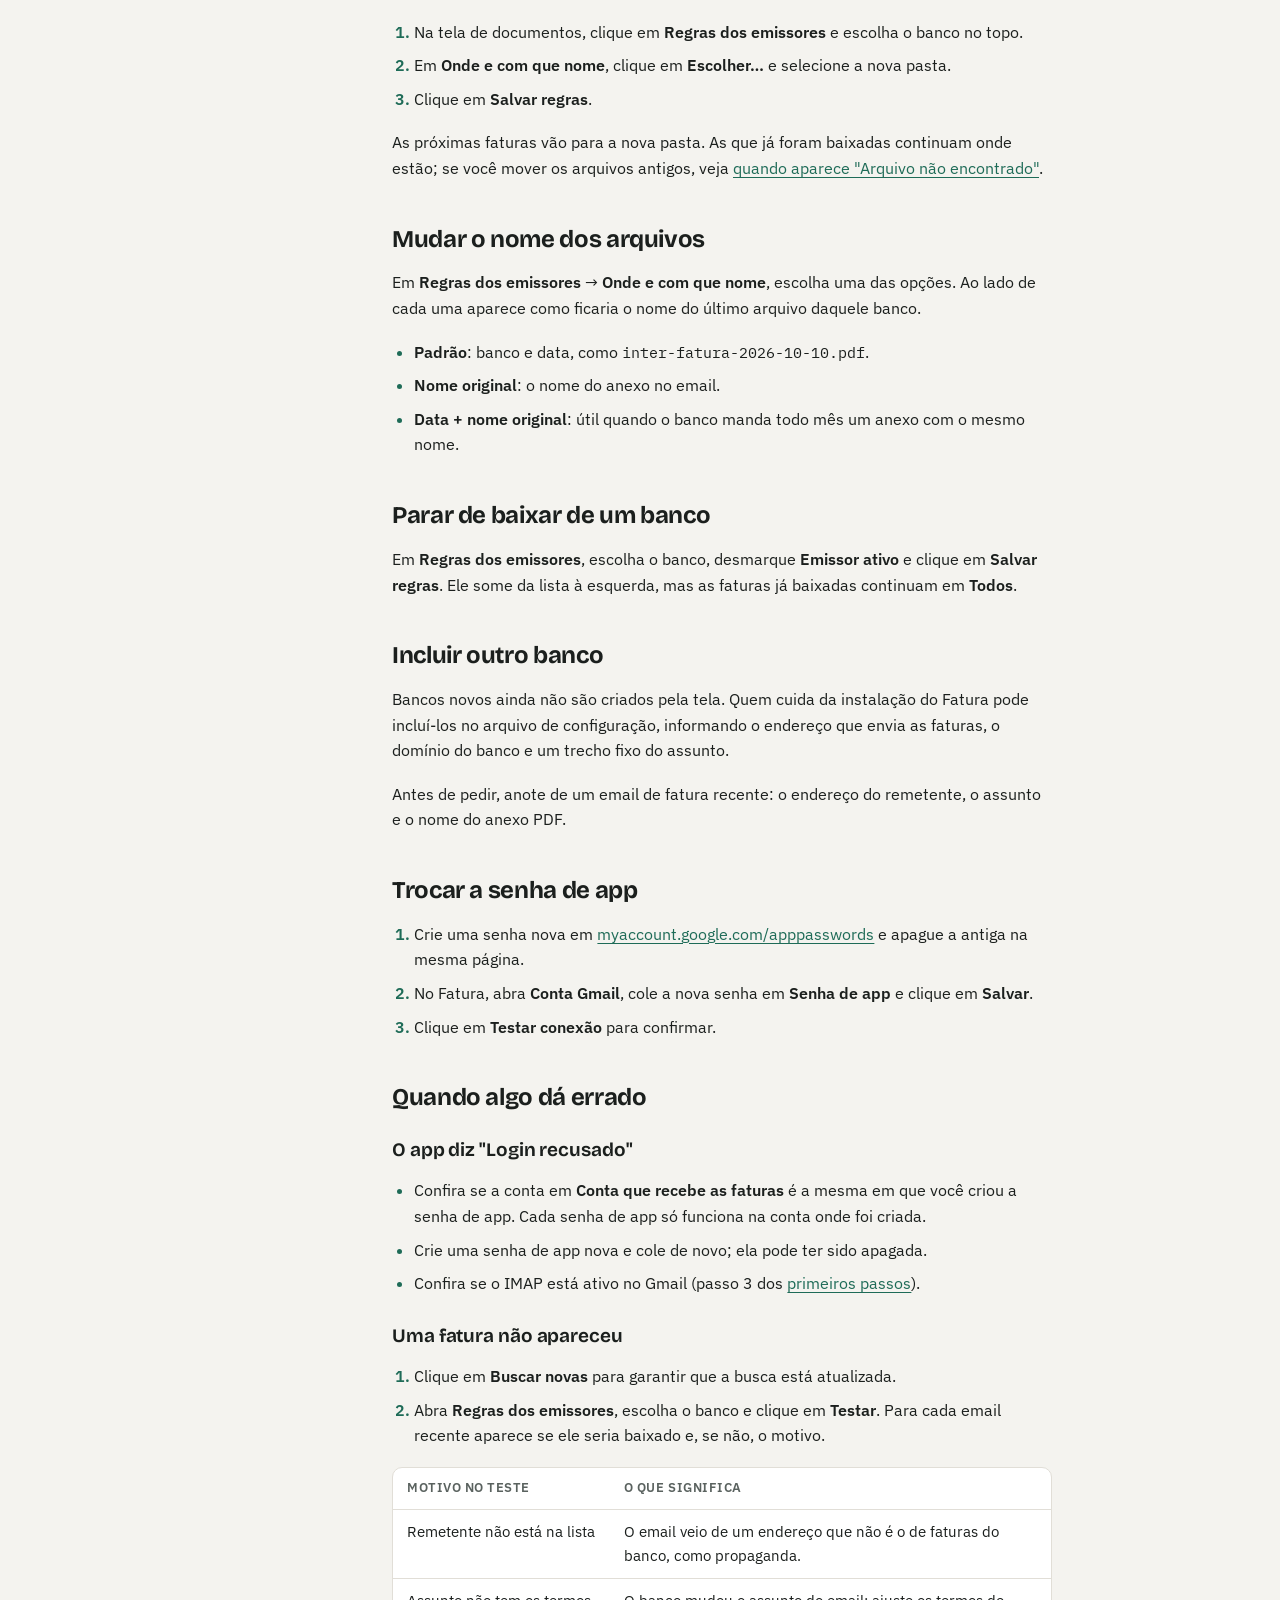
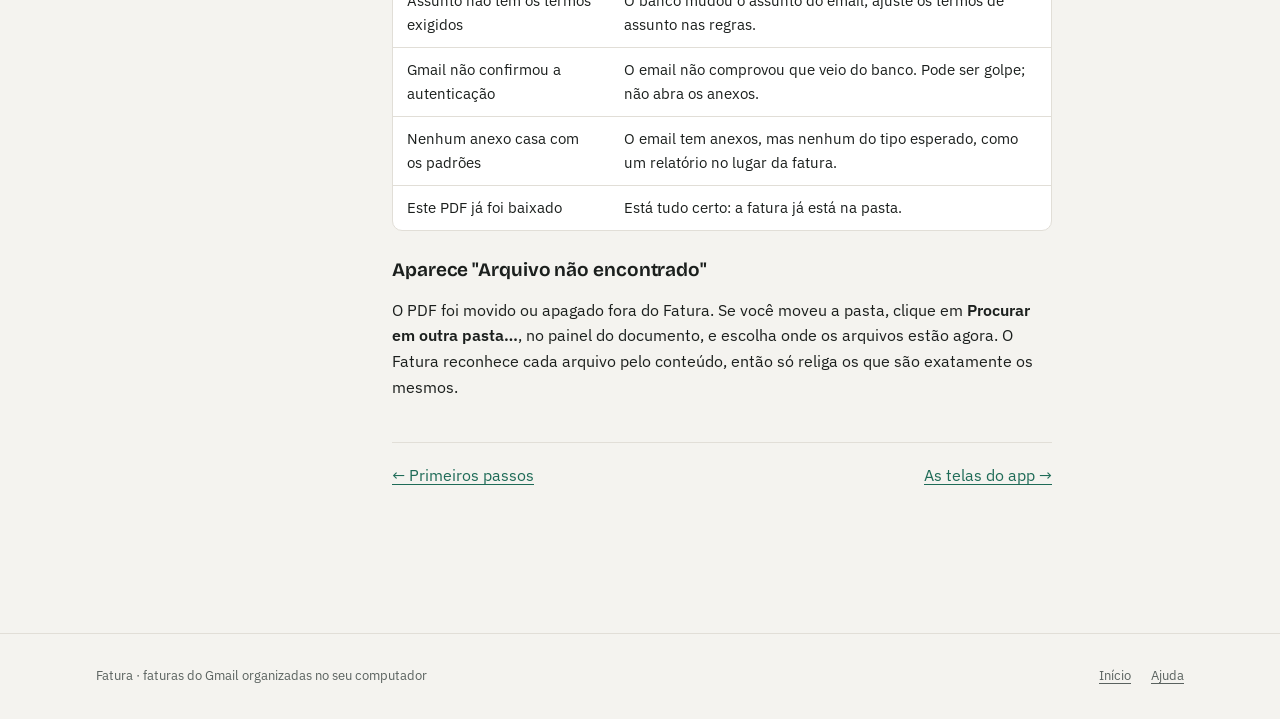
<file: ajuda/como-fazer.html>
<!doctype html>
<html lang="pt-BR">
<head>
<meta charset="utf-8">
<meta name="viewport" content="width=device-width, initial-scale=1, viewport-fit=cover">
<meta name="claude:viewport-fit-sides" content="cover">
<title>Tarefas do dia a dia</title>
<meta name="description" content="Encontrar a fatura de um mês, abrir PDF com senha, usar email da empresa, mudar a pasta e resolver problemas.">
<link rel="preconnect" href="https://fonts.googleapis.com">
<link rel="preconnect" href="https://fonts.gstatic.com" crossorigin>
<link rel="stylesheet" href="https://fonts.googleapis.com/css2?family=Bricolage+Grotesque:opsz,wght@12..96,500;12..96,650;12..96,700&family=IBM+Plex+Mono:wght@400;500&family=IBM+Plex+Sans:wght@400;500;600&display=swap">
<link rel="stylesheet" href="../estilo.css">
</head>
<body>
<header class="topo">
  <div class="envoltorio">
    <a class="marca" href="../index.html">
      <svg viewBox="0 0 28 28" fill="none" stroke="currentColor" stroke-width="2" stroke-linecap="round" aria-hidden="true"><rect x="5" y="3" width="18" height="22" rx="3"></rect><path d="M9.5 9.5h9M9.5 14h9M9.5 18.5h5.5"></path></svg>
      Fatura
    </a>
    <nav class="menu" aria-label="Principal">
      <a href="../index.html#como-funciona">Como funciona</a>
      <a href="../index.html#baixar">Baixar</a>
      <a href="index.html">Ajuda</a>
    </nav>
  </div>
</header>
<div class="envoltorio ajuda">
  <nav class="indice" aria-label="Ajuda">
    <div><span class="rotulo">Comece aqui</span><a href="primeiros-passos.html">Primeiros passos</a></div>
    <div><span class="rotulo">Como fazer</span><a href="como-fazer.html" aria-current="page">Tarefas do dia a dia</a></div>
    <div><span class="rotulo">Referência</span><a href="telas.html">As telas do app</a></div>
    <div><span class="rotulo">Entenda</span><a href="seguranca.html">Segurança e privacidade</a></div>
  </nav>
  <main class="texto">
    <span class="trilha"><a href="index.html">Ajuda</a> / Como fazer</span>
    <h1>Tarefas do dia a dia</h1>
    <p class="abertura">Receitas curtas para o que você vai fazer com mais frequência. Cada uma parte do Fatura já configurado; se ainda não fez isso, comece pelos <a href="primeiros-passos.html">primeiros passos</a>.</p>

    <h2 id="achar-fatura">Encontrar a fatura de um mês</h2>
    <ol>
      <li>Na tela de documentos, clique no banco, à esquerda, ou deixe em <span class="tela-ui">Todos</span>.</li>
      <li>No campo de busca, digite o mês como <span class="mono">2026-09</span> ou <span class="mono">09/2026</span>.</li>
      <li>Clique na fatura e em <span class="tela-ui">Abrir PDF</span>.</li>
    </ol>
    <p>A busca também aceita parte do nome do arquivo ou o nome do banco, como <span class="mono">inter</span>.</p>

    <h2 id="buscar-novas">Buscar faturas novas agora</h2>
    <p>O Fatura busca sozinho toda vez que é aberto. Para buscar de novo sem fechar o app, clique em <span class="tela-ui">Buscar novas</span>. Enquanto a busca roda, o topo da tela mostra <span class="tela-ui">Buscando…</span>; quando termina, a lista se atualiza e aparece quantos documentos novos chegaram.</p>
    <p>Se aparecer <span class="tela-ui">Busca em andamento (linha de comando)</span>, outra busca já está rodando no computador. Espere terminar; o Fatura atualiza a lista sozinho.</p>

    <h2 id="pdf-senha">Abrir um PDF que pede senha</h2>
    <p>Alguns bancos, como o Santander, protegem o PDF da fatura com uma senha definida por eles. O Fatura guarda o arquivo exatamente como chegou, e o painel avisa <span class="tela-ui">PDF protegido pelo banco</span>.</p>
    <p>Use a senha que o banco informa para os seus PDFs. Ela costuma aparecer no próprio email da fatura ou no site do banco. O Fatura não sabe nem guarda essa senha.</p>

    <h2 id="conta-empresa">Receber faturas de um email da empresa</h2>
    <p>Contas de empresa (Google Workspace) costumam bloquear senha de app. Nesse caso, faça a conta da empresa encaminhar os recibos para o seu Gmail:</p>
    <ol>
      <li>No Gmail da empresa, abra <span class="tela-ui">Configurações</span> → <span class="tela-ui">Encaminhamento e POP/IMAP</span> e clique em <span class="tela-ui">Adicionar um endereço de encaminhamento</span>. Informe o seu Gmail pessoal e confirme o código que chega nele.</li>
      <li>Crie um filtro: na busca do Gmail da empresa, abra as opções de pesquisa, preencha <span class="tela-ui">De</span> com o remetente dos recibos, clique em <span class="tela-ui">Criar filtro</span>, marque <span class="tela-ui">Encaminhar para</span> e escolha o seu Gmail.</li>
      <li>No Fatura, abra <span class="tela-ui">Conta Gmail</span> e, em <span class="tela-ui">Contas que encaminham</span>, informe o endereço da empresa. Clique em <span class="tela-ui">Salvar</span>.</li>
    </ol>
    <div class="nota"><strong>O filtro só encaminha emails novos.</strong> Para recibos antigos, encaminhe um por um pelo Gmail da empresa (abrir o email → Encaminhar) para o seu Gmail; o Fatura reconhece esses encaminhamentos desde que o endereço esteja em <span class="tela-ui">Contas que encaminham</span>.</div>

    <h2 id="mudar-pasta">Mudar a pasta de um banco</h2>
    <ol>
      <li>Na tela de documentos, clique em <span class="tela-ui">Regras dos emissores</span> e escolha o banco no topo.</li>
      <li>Em <span class="tela-ui">Onde e com que nome</span>, clique em <span class="tela-ui">Escolher…</span> e selecione a nova pasta.</li>
      <li>Clique em <span class="tela-ui">Salvar regras</span>.</li>
    </ol>
    <p>As próximas faturas vão para a nova pasta. As que já foram baixadas continuam onde estão; se você mover os arquivos antigos, veja <a href="#arquivo-sumiu">quando aparece "Arquivo não encontrado"</a>.</p>

    <h2 id="nome-arquivo">Mudar o nome dos arquivos</h2>
    <p>Em <span class="tela-ui">Regras dos emissores</span> → <span class="tela-ui">Onde e com que nome</span>, escolha uma das opções. Ao lado de cada uma aparece como ficaria o nome do último arquivo daquele banco.</p>
    <ul>
      <li><span class="tela-ui">Padrão</span>: banco e data, como <span class="mono">inter-fatura-2026-10-10.pdf</span>.</li>
      <li><span class="tela-ui">Nome original</span>: o nome do anexo no email.</li>
      <li><span class="tela-ui">Data + nome original</span>: útil quando o banco manda todo mês um anexo com o mesmo nome.</li>
    </ul>

    <h2 id="desligar">Parar de baixar de um banco</h2>
    <p>Em <span class="tela-ui">Regras dos emissores</span>, escolha o banco, desmarque <span class="tela-ui">Emissor ativo</span> e clique em <span class="tela-ui">Salvar regras</span>. Ele some da lista à esquerda, mas as faturas já baixadas continuam em <span class="tela-ui">Todos</span>.</p>

    <h2 id="outro-banco">Incluir outro banco</h2>
    <p>Bancos novos ainda não são criados pela tela. Quem cuida da instalação do Fatura pode incluí-los no arquivo de configuração, informando o endereço que envia as faturas, o domínio do banco e um trecho fixo do assunto.</p>
    <p>Antes de pedir, anote de um email de fatura recente: o endereço do remetente, o assunto e o nome do anexo PDF.</p>

    <h2 id="trocar-senha">Trocar a senha de app</h2>
    <ol>
      <li>Crie uma senha nova em <a href="https://myaccount.google.com/apppasswords">myaccount.google.com/apppasswords</a> e apague a antiga na mesma página.</li>
      <li>No Fatura, abra <span class="tela-ui">Conta Gmail</span>, cole a nova senha em <span class="tela-ui">Senha de app</span> e clique em <span class="tela-ui">Salvar</span>.</li>
      <li>Clique em <span class="tela-ui">Testar conexão</span> para confirmar.</li>
    </ol>

    <h2 id="problemas">Quando algo dá errado</h2>

    <h3 id="login-recusado">O app diz "Login recusado"</h3>
    <ul>
      <li>Confira se a conta em <span class="tela-ui">Conta que recebe as faturas</span> é a mesma em que você criou a senha de app. Cada senha de app só funciona na conta onde foi criada.</li>
      <li>Crie uma senha de app nova e cole de novo; ela pode ter sido apagada.</li>
      <li>Confira se o IMAP está ativo no Gmail (passo 3 dos <a href="primeiros-passos.html">primeiros passos</a>).</li>
    </ul>

    <h3 id="nao-apareceu">Uma fatura não apareceu</h3>
    <ol>
      <li>Clique em <span class="tela-ui">Buscar novas</span> para garantir que a busca está atualizada.</li>
      <li>Abra <span class="tela-ui">Regras dos emissores</span>, escolha o banco e clique em <span class="tela-ui">Testar</span>. Para cada email recente aparece se ele seria baixado e, se não, o motivo.</li>
    </ol>
    <div class="tabela">
      <table>
        <thead><tr><th>Motivo no teste</th><th>O que significa</th></tr></thead>
        <tbody>
          <tr><td>Remetente não está na lista</td><td>O email veio de um endereço que não é o de faturas do banco, como propaganda.</td></tr>
          <tr><td>Assunto não tem os termos exigidos</td><td>O banco mudou o assunto do email; ajuste os termos de assunto nas regras.</td></tr>
          <tr><td>Gmail não confirmou a autenticação</td><td>O email não comprovou que veio do banco. Pode ser golpe; não abra os anexos.</td></tr>
          <tr><td>Nenhum anexo casa com os padrões</td><td>O email tem anexos, mas nenhum do tipo esperado, como um relatório no lugar da fatura.</td></tr>
          <tr><td>Este PDF já foi baixado</td><td>Está tudo certo: a fatura já está na pasta.</td></tr>
        </tbody>
      </table>
    </div>

    <h3 id="arquivo-sumiu">Aparece "Arquivo não encontrado"</h3>
    <p>O PDF foi movido ou apagado fora do Fatura. Se você moveu a pasta, clique em <span class="tela-ui">Procurar em outra pasta…</span>, no painel do documento, e escolha onde os arquivos estão agora. O Fatura reconhece cada arquivo pelo conteúdo, então só religa os que são exatamente os mesmos.</p>

    <div class="proximo"><a href="primeiros-passos.html">← Primeiros passos</a><a href="telas.html">As telas do app →</a></div>
  </main>
</div>
<footer class="rodape">
  <div class="envoltorio">
    <span>Fatura · faturas do Gmail organizadas no seu computador</span>
    <nav aria-label="Rodapé"><a href="../index.html">Início</a><a href="index.html">Ajuda</a></nav>
  </div>
</footer>
</body>
</html>
</file>
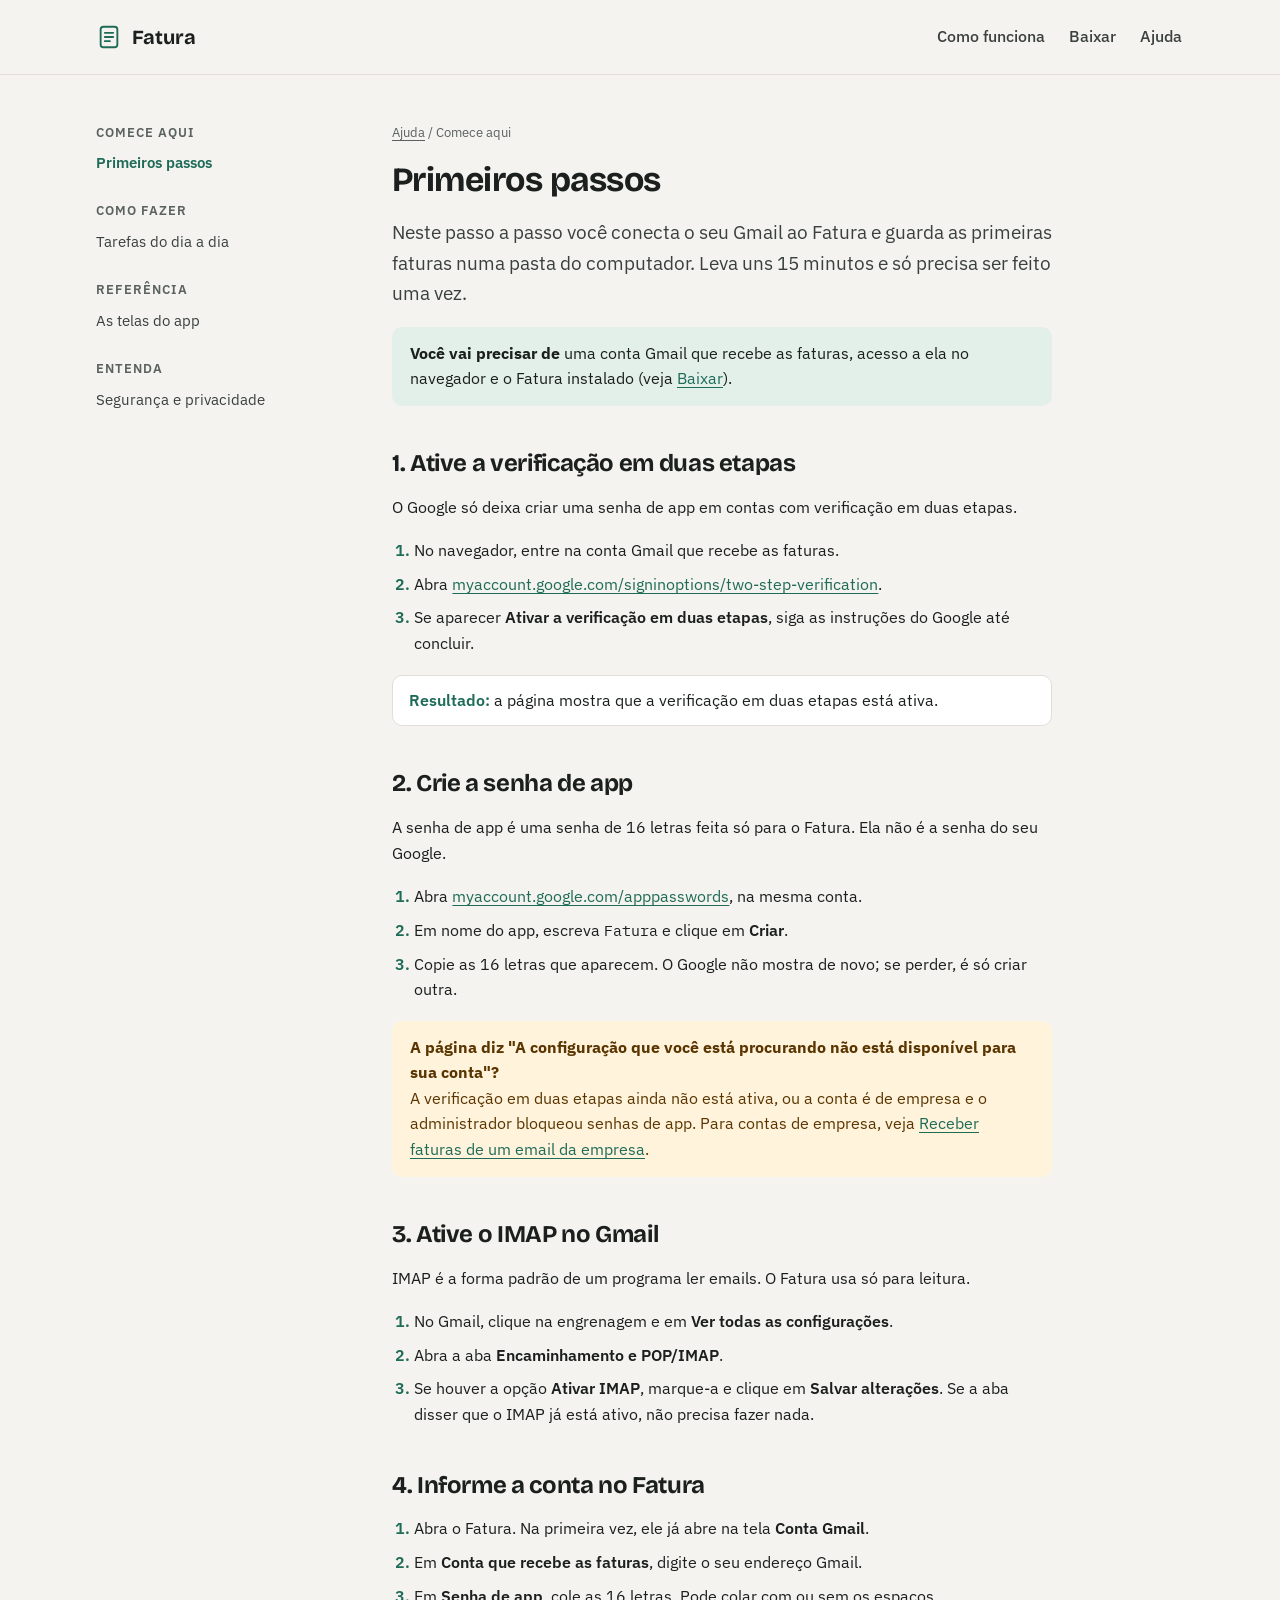
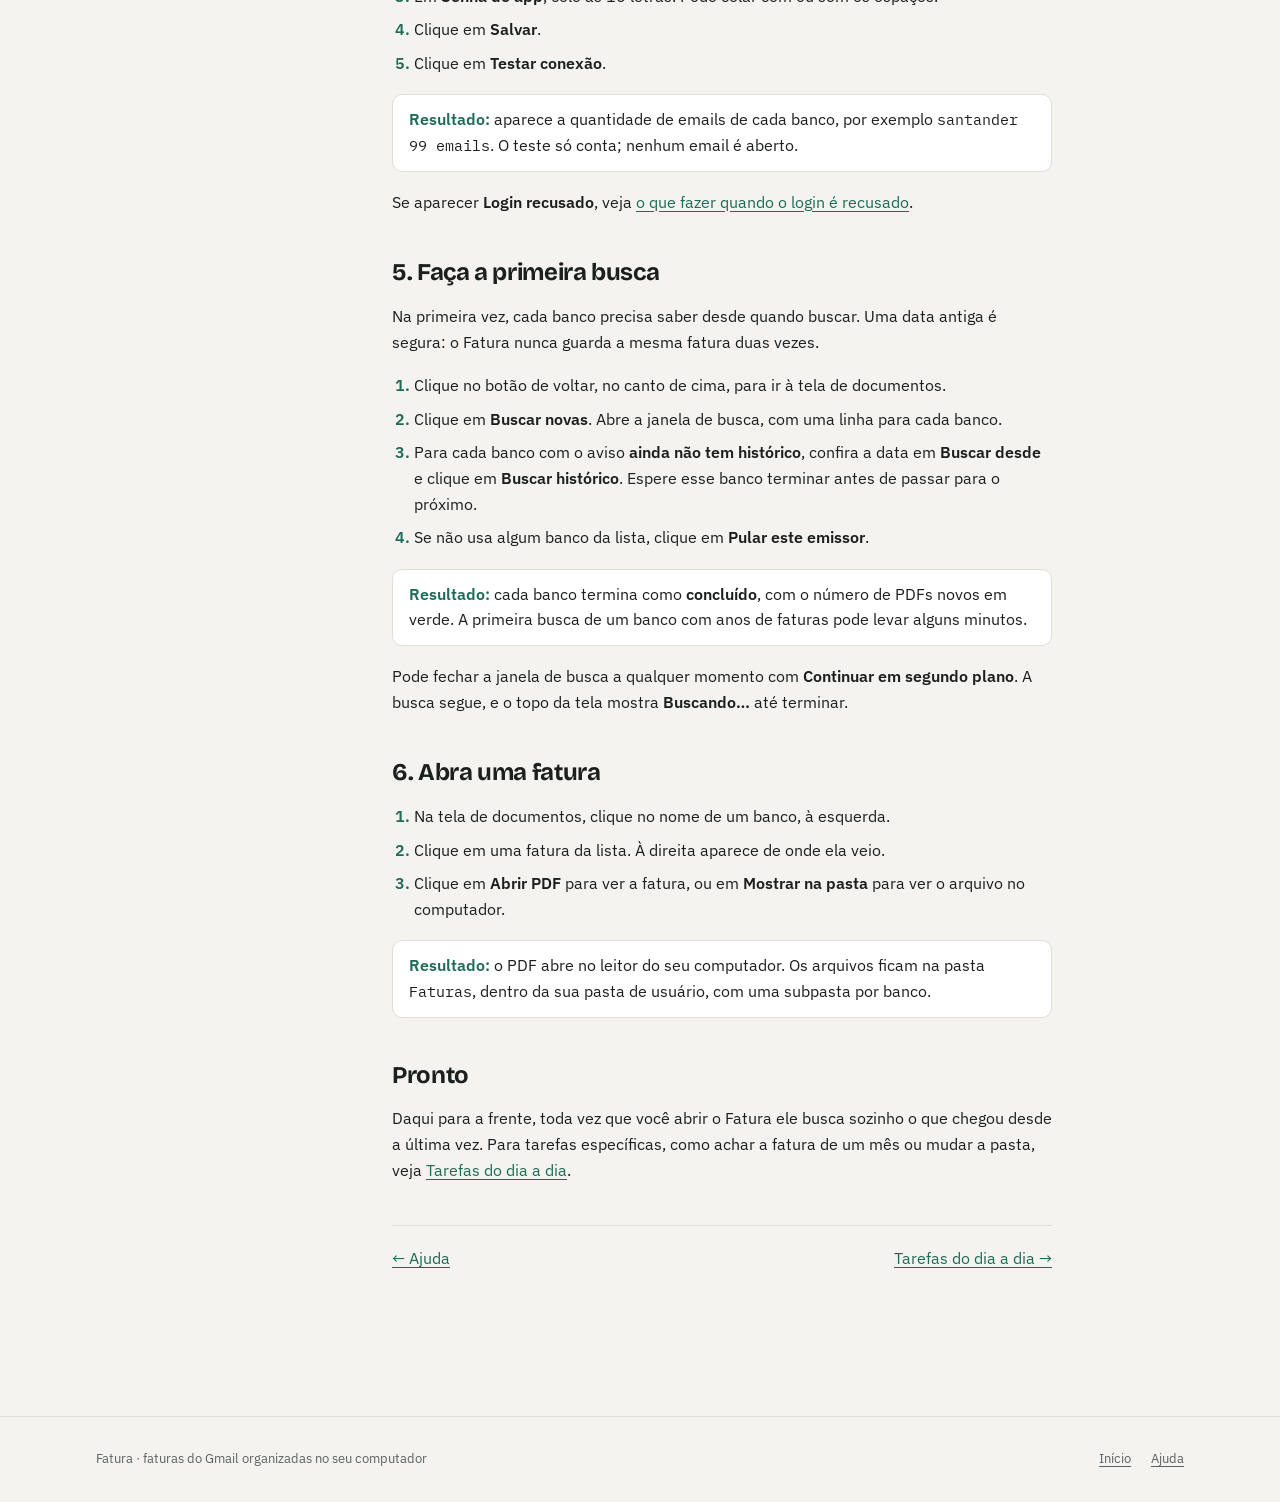
<file: ajuda/primeiros-passos.html>
<!doctype html>
<html lang="pt-BR">
<head>
<meta charset="utf-8">
<meta name="viewport" content="width=device-width, initial-scale=1, viewport-fit=cover">
<meta name="claude:viewport-fit-sides" content="cover">
<title>Primeiros passos</title>
<meta name="description" content="Conecte o Gmail ao Fatura e guarde as primeiras faturas numa pasta do computador.">
<link rel="preconnect" href="https://fonts.googleapis.com">
<link rel="preconnect" href="https://fonts.gstatic.com" crossorigin>
<link rel="stylesheet" href="https://fonts.googleapis.com/css2?family=Bricolage+Grotesque:opsz,wght@12..96,500;12..96,650;12..96,700&family=IBM+Plex+Mono:wght@400;500&family=IBM+Plex+Sans:wght@400;500;600&display=swap">
<link rel="stylesheet" href="../estilo.css">
</head>
<body>
<header class="topo">
  <div class="envoltorio">
    <a class="marca" href="../index.html">
      <svg viewBox="0 0 28 28" fill="none" stroke="currentColor" stroke-width="2" stroke-linecap="round" aria-hidden="true"><rect x="5" y="3" width="18" height="22" rx="3"></rect><path d="M9.5 9.5h9M9.5 14h9M9.5 18.5h5.5"></path></svg>
      Fatura
    </a>
    <nav class="menu" aria-label="Principal">
      <a href="../index.html#como-funciona">Como funciona</a>
      <a href="../index.html#baixar">Baixar</a>
      <a href="index.html">Ajuda</a>
    </nav>
  </div>
</header>
<div class="envoltorio ajuda">
  <nav class="indice" aria-label="Ajuda">
    <div><span class="rotulo">Comece aqui</span><a href="primeiros-passos.html" aria-current="page">Primeiros passos</a></div>
    <div><span class="rotulo">Como fazer</span><a href="como-fazer.html">Tarefas do dia a dia</a></div>
    <div><span class="rotulo">Referência</span><a href="telas.html">As telas do app</a></div>
    <div><span class="rotulo">Entenda</span><a href="seguranca.html">Segurança e privacidade</a></div>
  </nav>
  <main class="texto">
    <span class="trilha"><a href="index.html">Ajuda</a> / Comece aqui</span>
    <h1>Primeiros passos</h1>
    <p class="abertura">Neste passo a passo você conecta o seu Gmail ao Fatura e guarda as primeiras faturas numa pasta do computador. Leva uns 15 minutos e só precisa ser feito uma vez.</p>

    <div class="dica"><strong>Você vai precisar de</strong> uma conta Gmail que recebe as faturas, acesso a ela no navegador e o Fatura instalado (veja <a href="../index.html#baixar">Baixar</a>).</div>

    <h2>1. Ative a verificação em duas etapas</h2>
    <p>O Google só deixa criar uma senha de app em contas com verificação em duas etapas.</p>
    <ol>
      <li>No navegador, entre na conta Gmail que recebe as faturas.</li>
      <li>Abra <a href="https://myaccount.google.com/signinoptions/two-step-verification">myaccount.google.com/signinoptions/two-step-verification</a>.</li>
      <li>Se aparecer <span class="tela-ui">Ativar a verificação em duas etapas</span>, siga as instruções do Google até concluir.</li>
    </ol>
    <p class="resultado">a página mostra que a verificação em duas etapas está ativa.</p>

    <h2>2. Crie a senha de app</h2>
    <p>A senha de app é uma senha de 16 letras feita só para o Fatura. Ela não é a senha do seu Google.</p>
    <ol>
      <li>Abra <a href="https://myaccount.google.com/apppasswords">myaccount.google.com/apppasswords</a>, na mesma conta.</li>
      <li>Em nome do app, escreva <span class="mono">Fatura</span> e clique em <span class="tela-ui">Criar</span>.</li>
      <li>Copie as 16 letras que aparecem. O Google não mostra de novo; se perder, é só criar outra.</li>
    </ol>
    <div class="nota"><strong>A página diz "A configuração que você está procurando não está disponível para sua conta"?</strong> A verificação em duas etapas ainda não está ativa, ou a conta é de empresa e o administrador bloqueou senhas de app. Para contas de empresa, veja <a href="como-fazer.html#conta-empresa">Receber faturas de um email da empresa</a>.</div>

    <h2>3. Ative o IMAP no Gmail</h2>
    <p>IMAP é a forma padrão de um programa ler emails. O Fatura usa só para leitura.</p>
    <ol>
      <li>No Gmail, clique na engrenagem e em <span class="tela-ui">Ver todas as configurações</span>.</li>
      <li>Abra a aba <span class="tela-ui">Encaminhamento e POP/IMAP</span>.</li>
      <li>Se houver a opção <span class="tela-ui">Ativar IMAP</span>, marque-a e clique em <span class="tela-ui">Salvar alterações</span>. Se a aba disser que o IMAP já está ativo, não precisa fazer nada.</li>
    </ol>

    <h2>4. Informe a conta no Fatura</h2>
    <ol>
      <li>Abra o Fatura. Na primeira vez, ele já abre na tela <span class="tela-ui">Conta Gmail</span>.</li>
      <li>Em <span class="tela-ui">Conta que recebe as faturas</span>, digite o seu endereço Gmail.</li>
      <li>Em <span class="tela-ui">Senha de app</span>, cole as 16 letras. Pode colar com ou sem os espaços.</li>
      <li>Clique em <span class="tela-ui">Salvar</span>.</li>
      <li>Clique em <span class="tela-ui">Testar conexão</span>.</li>
    </ol>
    <p class="resultado">aparece a quantidade de emails de cada banco, por exemplo <span class="mono">santander 99 emails</span>. O teste só conta; nenhum email é aberto.</p>
    <p>Se aparecer <span class="tela-ui">Login recusado</span>, veja <a href="como-fazer.html#login-recusado">o que fazer quando o login é recusado</a>.</p>

    <h2>5. Faça a primeira busca</h2>
    <p>Na primeira vez, cada banco precisa saber desde quando buscar. Uma data antiga é segura: o Fatura nunca guarda a mesma fatura duas vezes.</p>
    <ol>
      <li>Clique no botão de voltar, no canto de cima, para ir à tela de documentos.</li>
      <li>Clique em <span class="tela-ui">Buscar novas</span>. Abre a janela de busca, com uma linha para cada banco.</li>
      <li>Para cada banco com o aviso <span class="tela-ui">ainda não tem histórico</span>, confira a data em <span class="tela-ui">Buscar desde</span> e clique em <span class="tela-ui">Buscar histórico</span>. Espere esse banco terminar antes de passar para o próximo.</li>
      <li>Se não usa algum banco da lista, clique em <span class="tela-ui">Pular este emissor</span>.</li>
    </ol>
    <p class="resultado">cada banco termina como <span class="tela-ui">concluído</span>, com o número de PDFs novos em verde. A primeira busca de um banco com anos de faturas pode levar alguns minutos.</p>
    <p>Pode fechar a janela de busca a qualquer momento com <span class="tela-ui">Continuar em segundo plano</span>. A busca segue, e o topo da tela mostra <span class="tela-ui">Buscando…</span> até terminar.</p>

    <h2>6. Abra uma fatura</h2>
    <ol>
      <li>Na tela de documentos, clique no nome de um banco, à esquerda.</li>
      <li>Clique em uma fatura da lista. À direita aparece de onde ela veio.</li>
      <li>Clique em <span class="tela-ui">Abrir PDF</span> para ver a fatura, ou em <span class="tela-ui">Mostrar na pasta</span> para ver o arquivo no computador.</li>
    </ol>
    <p class="resultado">o PDF abre no leitor do seu computador. Os arquivos ficam na pasta <span class="mono">Faturas</span>, dentro da sua pasta de usuário, com uma subpasta por banco.</p>

    <h2>Pronto</h2>
    <p>Daqui para a frente, toda vez que você abrir o Fatura ele busca sozinho o que chegou desde a última vez. Para tarefas específicas, como achar a fatura de um mês ou mudar a pasta, veja <a href="como-fazer.html">Tarefas do dia a dia</a>.</p>

    <div class="proximo"><a href="index.html">← Ajuda</a><a href="como-fazer.html">Tarefas do dia a dia →</a></div>
  </main>
</div>
<footer class="rodape">
  <div class="envoltorio">
    <span>Fatura · faturas do Gmail organizadas no seu computador</span>
    <nav aria-label="Rodapé"><a href="../index.html">Início</a><a href="index.html">Ajuda</a></nav>
  </div>
</footer>
</body>
</html>
</file>
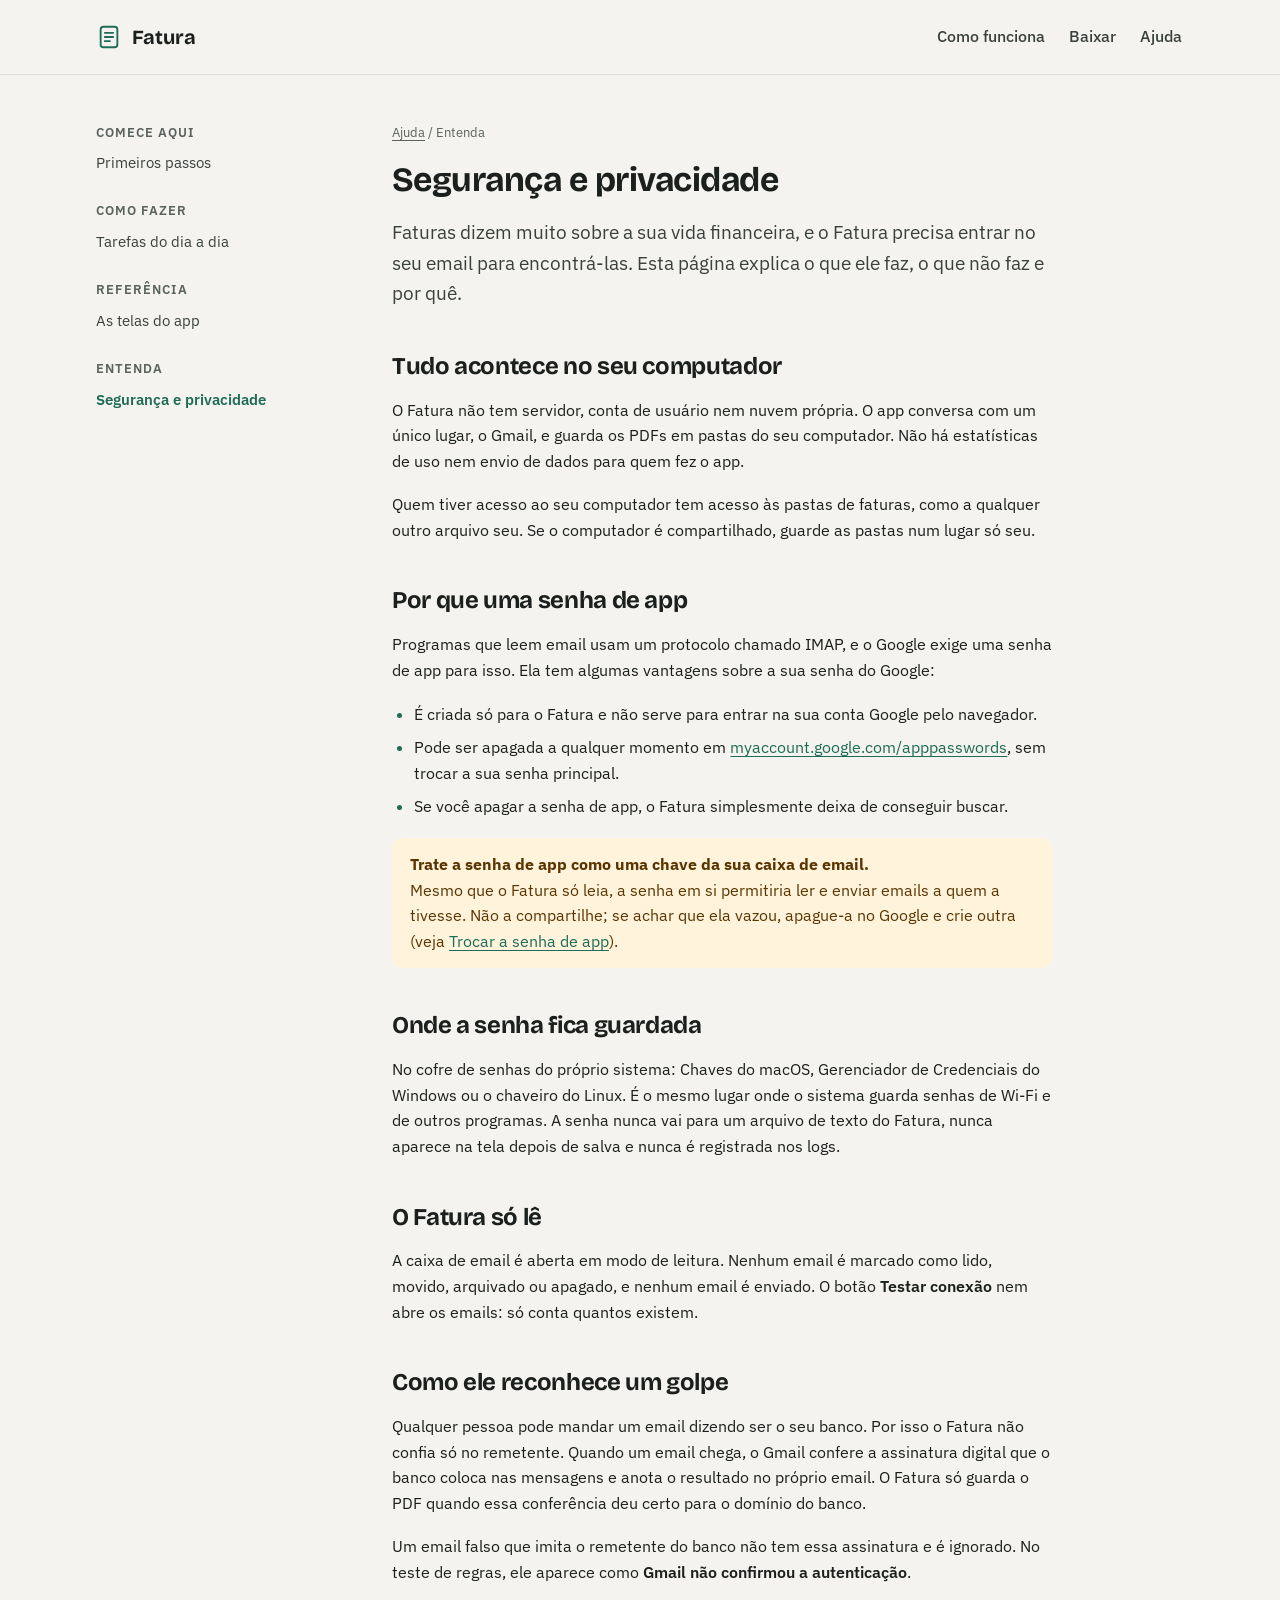
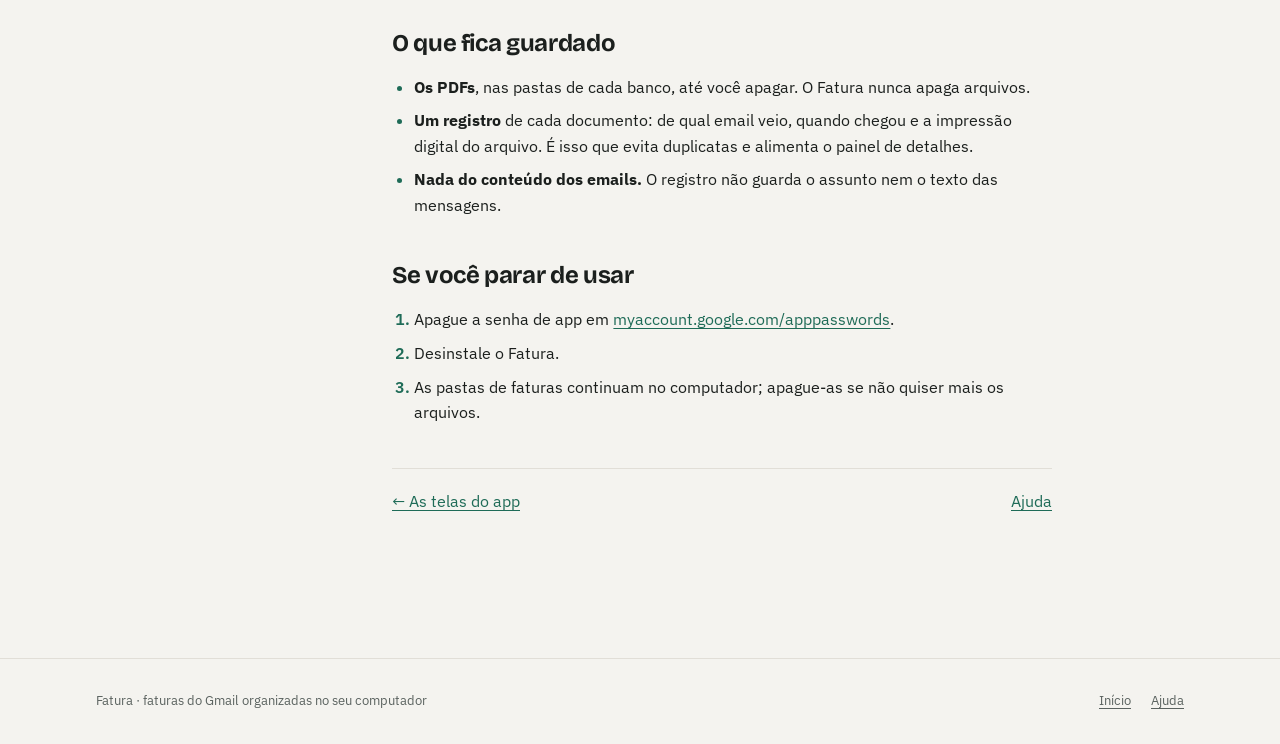
<file: ajuda/seguranca.html>
<!doctype html>
<html lang="pt-BR">
<head>
<meta charset="utf-8">
<meta name="viewport" content="width=device-width, initial-scale=1, viewport-fit=cover">
<meta name="claude:viewport-fit-sides" content="cover">
<title>Segurança e privacidade</title>
<meta name="description" content="O que o Fatura faz com a senha de app, como reconhece golpes e o que fica no seu computador.">
<link rel="preconnect" href="https://fonts.googleapis.com">
<link rel="preconnect" href="https://fonts.gstatic.com" crossorigin>
<link rel="stylesheet" href="https://fonts.googleapis.com/css2?family=Bricolage+Grotesque:opsz,wght@12..96,500;12..96,650;12..96,700&family=IBM+Plex+Mono:wght@400;500&family=IBM+Plex+Sans:wght@400;500;600&display=swap">
<link rel="stylesheet" href="../estilo.css">
</head>
<body>
<header class="topo">
  <div class="envoltorio">
    <a class="marca" href="../index.html">
      <svg viewBox="0 0 28 28" fill="none" stroke="currentColor" stroke-width="2" stroke-linecap="round" aria-hidden="true"><rect x="5" y="3" width="18" height="22" rx="3"></rect><path d="M9.5 9.5h9M9.5 14h9M9.5 18.5h5.5"></path></svg>
      Fatura
    </a>
    <nav class="menu" aria-label="Principal">
      <a href="../index.html#como-funciona">Como funciona</a>
      <a href="../index.html#baixar">Baixar</a>
      <a href="index.html">Ajuda</a>
    </nav>
  </div>
</header>
<div class="envoltorio ajuda">
  <nav class="indice" aria-label="Ajuda">
    <div><span class="rotulo">Comece aqui</span><a href="primeiros-passos.html">Primeiros passos</a></div>
    <div><span class="rotulo">Como fazer</span><a href="como-fazer.html">Tarefas do dia a dia</a></div>
    <div><span class="rotulo">Referência</span><a href="telas.html">As telas do app</a></div>
    <div><span class="rotulo">Entenda</span><a href="seguranca.html" aria-current="page">Segurança e privacidade</a></div>
  </nav>
  <main class="texto">
    <span class="trilha"><a href="index.html">Ajuda</a> / Entenda</span>
    <h1>Segurança e privacidade</h1>
    <p class="abertura">Faturas dizem muito sobre a sua vida financeira, e o Fatura precisa entrar no seu email para encontrá-las. Esta página explica o que ele faz, o que não faz e por quê.</p>

    <h2>Tudo acontece no seu computador</h2>
    <p>O Fatura não tem servidor, conta de usuário nem nuvem própria. O app conversa com um único lugar, o Gmail, e guarda os PDFs em pastas do seu computador. Não há estatísticas de uso nem envio de dados para quem fez o app.</p>
    <p>Quem tiver acesso ao seu computador tem acesso às pastas de faturas, como a qualquer outro arquivo seu. Se o computador é compartilhado, guarde as pastas num lugar só seu.</p>

    <h2>Por que uma senha de app</h2>
    <p>Programas que leem email usam um protocolo chamado IMAP, e o Google exige uma senha de app para isso. Ela tem algumas vantagens sobre a sua senha do Google:</p>
    <ul>
      <li>É criada só para o Fatura e não serve para entrar na sua conta Google pelo navegador.</li>
      <li>Pode ser apagada a qualquer momento em <a href="https://myaccount.google.com/apppasswords">myaccount.google.com/apppasswords</a>, sem trocar a sua senha principal.</li>
      <li>Se você apagar a senha de app, o Fatura simplesmente deixa de conseguir buscar.</li>
    </ul>
    <div class="nota"><strong>Trate a senha de app como uma chave da sua caixa de email.</strong> Mesmo que o Fatura só leia, a senha em si permitiria ler e enviar emails a quem a tivesse. Não a compartilhe; se achar que ela vazou, apague-a no Google e crie outra (veja <a href="como-fazer.html#trocar-senha">Trocar a senha de app</a>).</div>

    <h2>Onde a senha fica guardada</h2>
    <p>No cofre de senhas do próprio sistema: Chaves do macOS, Gerenciador de Credenciais do Windows ou o chaveiro do Linux. É o mesmo lugar onde o sistema guarda senhas de Wi-Fi e de outros programas. A senha nunca vai para um arquivo de texto do Fatura, nunca aparece na tela depois de salva e nunca é registrada nos logs.</p>

    <h2>O Fatura só lê</h2>
    <p>A caixa de email é aberta em modo de leitura. Nenhum email é marcado como lido, movido, arquivado ou apagado, e nenhum email é enviado. O botão <span class="tela-ui">Testar conexão</span> nem abre os emails: só conta quantos existem.</p>

    <h2>Como ele reconhece um golpe</h2>
    <p>Qualquer pessoa pode mandar um email dizendo ser o seu banco. Por isso o Fatura não confia só no remetente. Quando um email chega, o Gmail confere a assinatura digital que o banco coloca nas mensagens e anota o resultado no próprio email. O Fatura só guarda o PDF quando essa conferência deu certo para o domínio do banco.</p>
    <p>Um email falso que imita o remetente do banco não tem essa assinatura e é ignorado. No teste de regras, ele aparece como <span class="tela-ui">Gmail não confirmou a autenticação</span>.</p>

    <h2>O que fica guardado</h2>
    <ul>
      <li><strong>Os PDFs</strong>, nas pastas de cada banco, até você apagar. O Fatura nunca apaga arquivos.</li>
      <li><strong>Um registro</strong> de cada documento: de qual email veio, quando chegou e a impressão digital do arquivo. É isso que evita duplicatas e alimenta o painel de detalhes.</li>
      <li><strong>Nada do conteúdo dos emails.</strong> O registro não guarda o assunto nem o texto das mensagens.</li>
    </ul>

    <h2>Se você parar de usar</h2>
    <ol>
      <li>Apague a senha de app em <a href="https://myaccount.google.com/apppasswords">myaccount.google.com/apppasswords</a>.</li>
      <li>Desinstale o Fatura.</li>
      <li>As pastas de faturas continuam no computador; apague-as se não quiser mais os arquivos.</li>
    </ol>

    <div class="proximo"><a href="telas.html">← As telas do app</a><a href="index.html">Ajuda</a></div>
  </main>
</div>
<footer class="rodape">
  <div class="envoltorio">
    <span>Fatura · faturas do Gmail organizadas no seu computador</span>
    <nav aria-label="Rodapé"><a href="../index.html">Início</a><a href="index.html">Ajuda</a></nav>
  </div>
</footer>
</body>
</html>
</file>
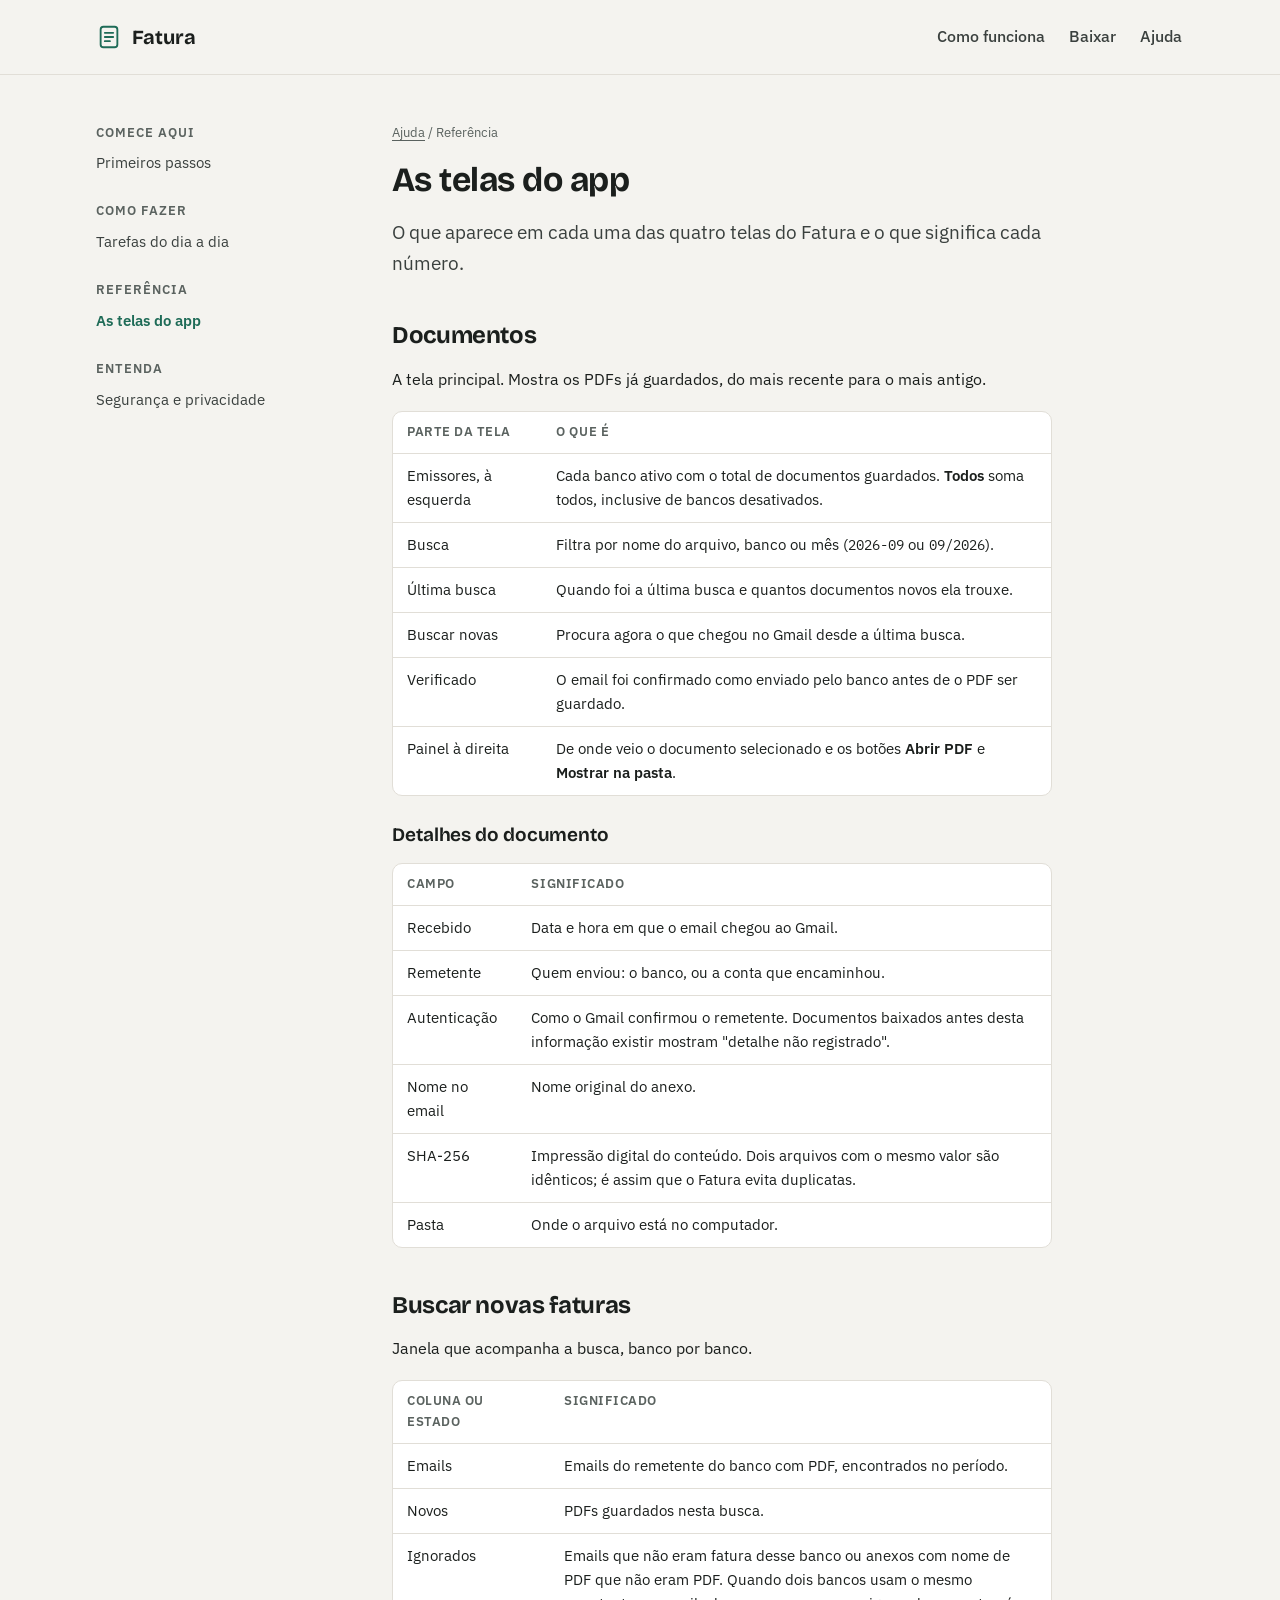
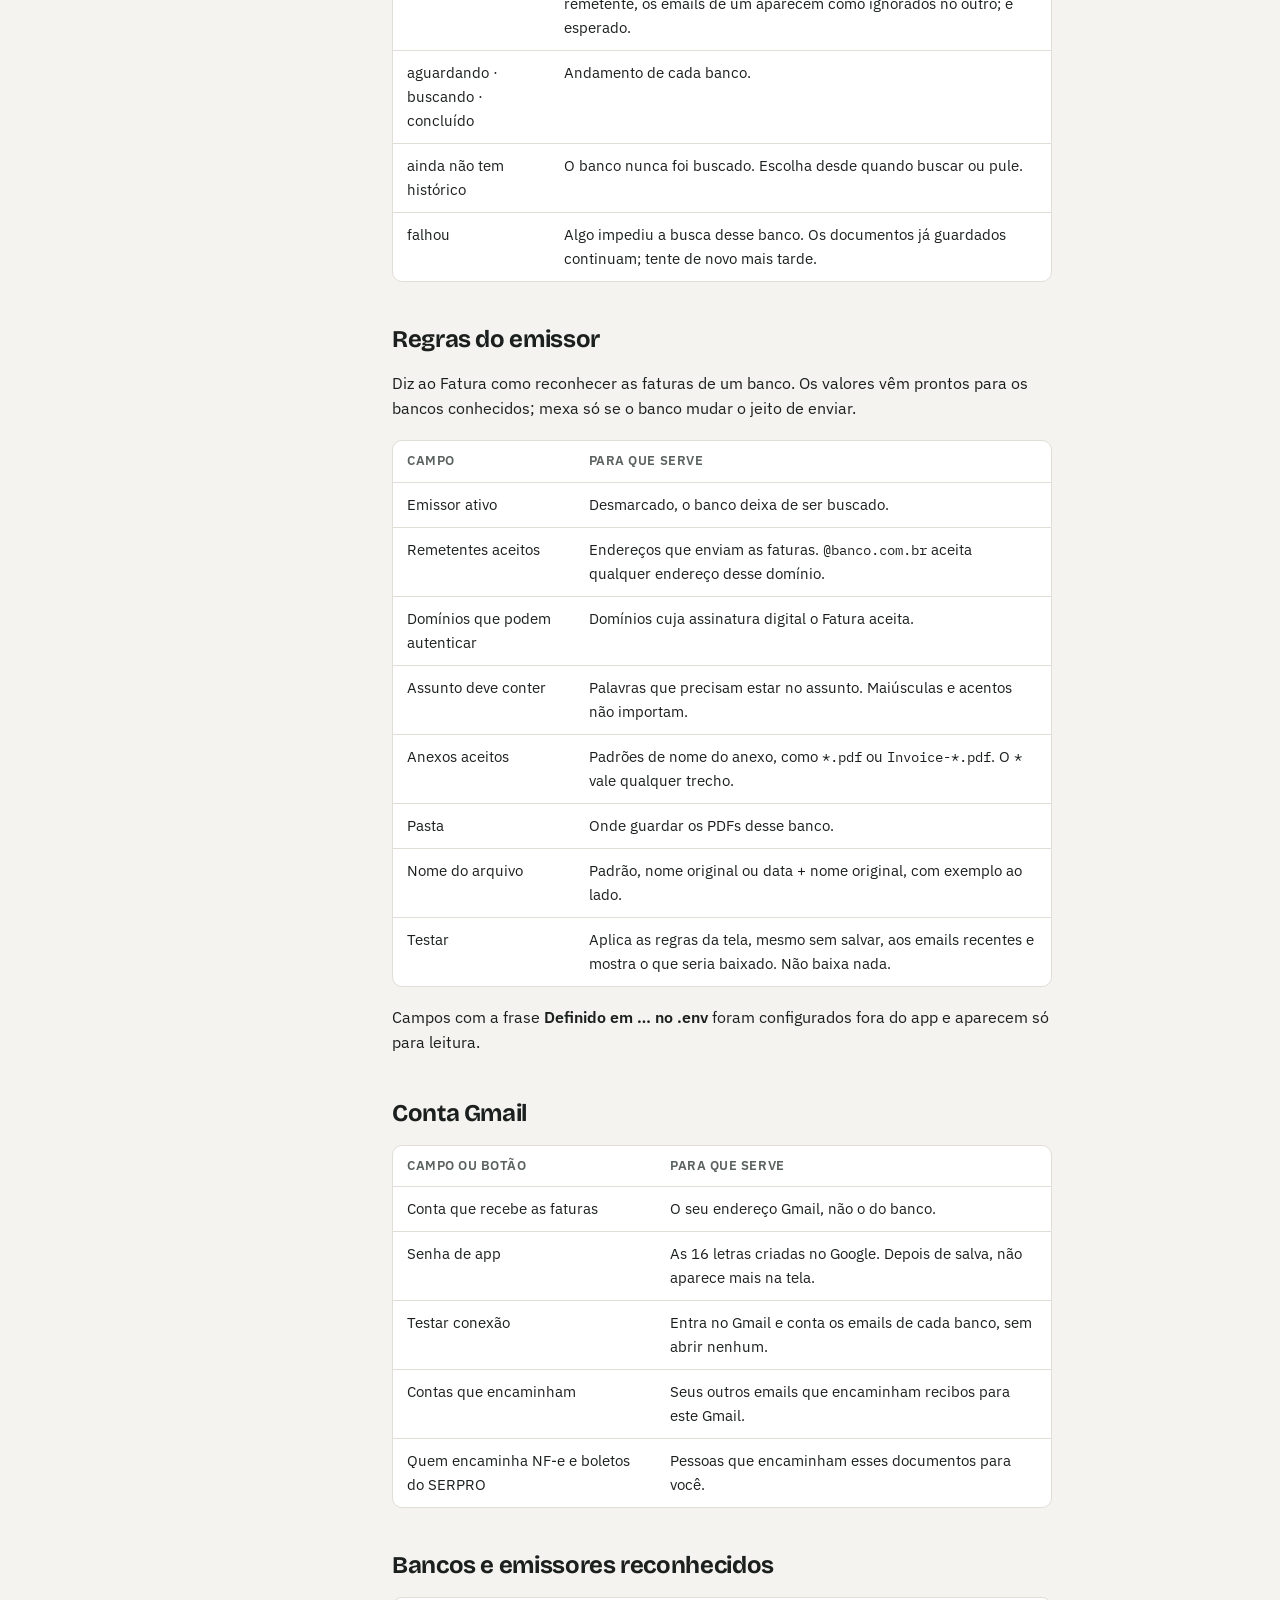
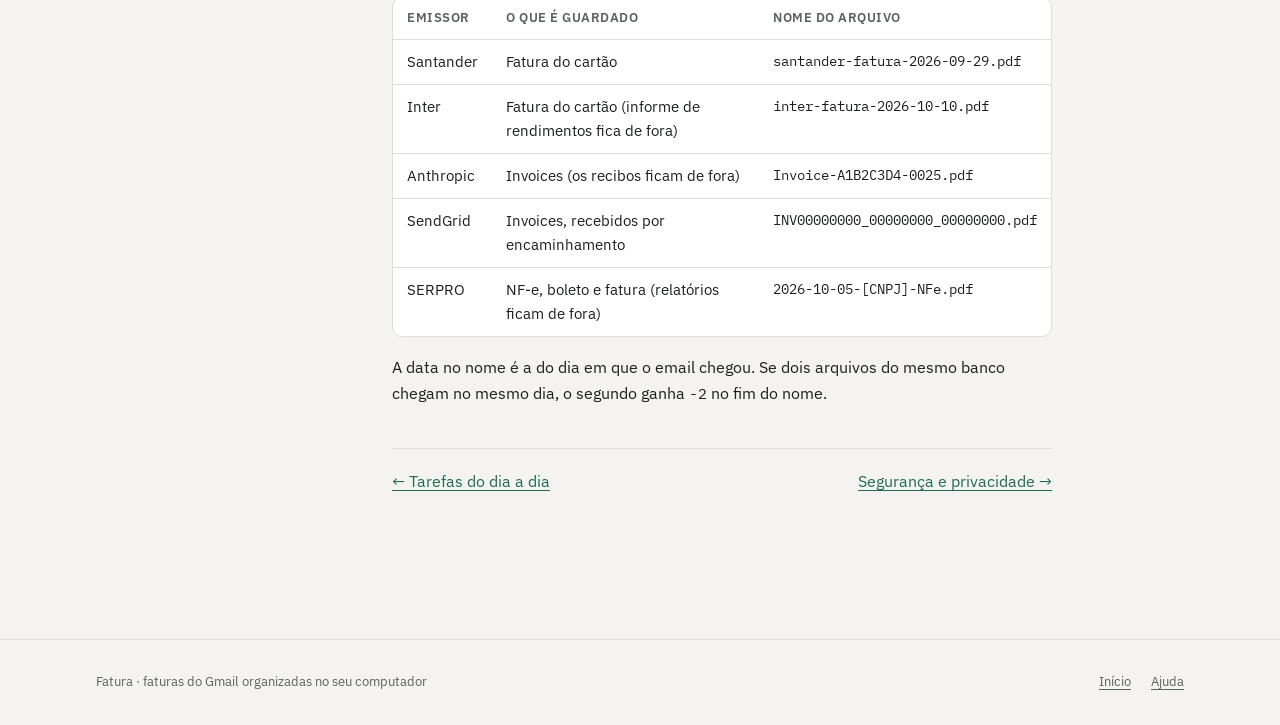
<file: ajuda/telas.html>
<!doctype html>
<html lang="pt-BR">
<head>
<meta charset="utf-8">
<meta name="viewport" content="width=device-width, initial-scale=1, viewport-fit=cover">
<meta name="claude:viewport-fit-sides" content="cover">
<title>As telas do Fatura</title>
<meta name="description" content="O que significa cada tela, botão e número do Fatura, e como os arquivos são nomeados.">
<link rel="preconnect" href="https://fonts.googleapis.com">
<link rel="preconnect" href="https://fonts.gstatic.com" crossorigin>
<link rel="stylesheet" href="https://fonts.googleapis.com/css2?family=Bricolage+Grotesque:opsz,wght@12..96,500;12..96,650;12..96,700&family=IBM+Plex+Mono:wght@400;500&family=IBM+Plex+Sans:wght@400;500;600&display=swap">
<link rel="stylesheet" href="../estilo.css">
</head>
<body>
<header class="topo">
  <div class="envoltorio">
    <a class="marca" href="../index.html">
      <svg viewBox="0 0 28 28" fill="none" stroke="currentColor" stroke-width="2" stroke-linecap="round" aria-hidden="true"><rect x="5" y="3" width="18" height="22" rx="3"></rect><path d="M9.5 9.5h9M9.5 14h9M9.5 18.5h5.5"></path></svg>
      Fatura
    </a>
    <nav class="menu" aria-label="Principal">
      <a href="../index.html#como-funciona">Como funciona</a>
      <a href="../index.html#baixar">Baixar</a>
      <a href="index.html">Ajuda</a>
    </nav>
  </div>
</header>
<div class="envoltorio ajuda">
  <nav class="indice" aria-label="Ajuda">
    <div><span class="rotulo">Comece aqui</span><a href="primeiros-passos.html">Primeiros passos</a></div>
    <div><span class="rotulo">Como fazer</span><a href="como-fazer.html">Tarefas do dia a dia</a></div>
    <div><span class="rotulo">Referência</span><a href="telas.html" aria-current="page">As telas do app</a></div>
    <div><span class="rotulo">Entenda</span><a href="seguranca.html">Segurança e privacidade</a></div>
  </nav>
  <main class="texto">
    <span class="trilha"><a href="index.html">Ajuda</a> / Referência</span>
    <h1>As telas do app</h1>
    <p class="abertura">O que aparece em cada uma das quatro telas do Fatura e o que significa cada número.</p>

    <h2 id="documentos">Documentos</h2>
    <p>A tela principal. Mostra os PDFs já guardados, do mais recente para o mais antigo.</p>
    <div class="tabela">
      <table>
        <thead><tr><th>Parte da tela</th><th>O que é</th></tr></thead>
        <tbody>
          <tr><td>Emissores, à esquerda</td><td>Cada banco ativo com o total de documentos guardados. <span class="tela-ui">Todos</span> soma todos, inclusive de bancos desativados.</td></tr>
          <tr><td>Busca</td><td>Filtra por nome do arquivo, banco ou mês (<span class="mono">2026-09</span> ou <span class="mono">09/2026</span>).</td></tr>
          <tr><td>Última busca</td><td>Quando foi a última busca e quantos documentos novos ela trouxe.</td></tr>
          <tr><td>Buscar novas</td><td>Procura agora o que chegou no Gmail desde a última busca.</td></tr>
          <tr><td>Verificado</td><td>O email foi confirmado como enviado pelo banco antes de o PDF ser guardado.</td></tr>
          <tr><td>Painel à direita</td><td>De onde veio o documento selecionado e os botões <span class="tela-ui">Abrir PDF</span> e <span class="tela-ui">Mostrar na pasta</span>.</td></tr>
        </tbody>
      </table>
    </div>
    <h3>Detalhes do documento</h3>
    <div class="tabela">
      <table>
        <thead><tr><th>Campo</th><th>Significado</th></tr></thead>
        <tbody>
          <tr><td>Recebido</td><td>Data e hora em que o email chegou ao Gmail.</td></tr>
          <tr><td>Remetente</td><td>Quem enviou: o banco, ou a conta que encaminhou.</td></tr>
          <tr><td>Autenticação</td><td>Como o Gmail confirmou o remetente. Documentos baixados antes desta informação existir mostram "detalhe não registrado".</td></tr>
          <tr><td>Nome no email</td><td>Nome original do anexo.</td></tr>
          <tr><td>SHA-256</td><td>Impressão digital do conteúdo. Dois arquivos com o mesmo valor são idênticos; é assim que o Fatura evita duplicatas.</td></tr>
          <tr><td>Pasta</td><td>Onde o arquivo está no computador.</td></tr>
        </tbody>
      </table>
    </div>

    <h2 id="busca">Buscar novas faturas</h2>
    <p>Janela que acompanha a busca, banco por banco.</p>
    <div class="tabela">
      <table>
        <thead><tr><th>Coluna ou estado</th><th>Significado</th></tr></thead>
        <tbody>
          <tr><td>Emails</td><td>Emails do remetente do banco com PDF, encontrados no período.</td></tr>
          <tr><td>Novos</td><td>PDFs guardados nesta busca.</td></tr>
          <tr><td>Ignorados</td><td>Emails que não eram fatura desse banco ou anexos com nome de PDF que não eram PDF. Quando dois bancos usam o mesmo remetente, os emails de um aparecem como ignorados no outro; é esperado.</td></tr>
          <tr><td>aguardando · buscando · concluído</td><td>Andamento de cada banco.</td></tr>
          <tr><td>ainda não tem histórico</td><td>O banco nunca foi buscado. Escolha desde quando buscar ou pule.</td></tr>
          <tr><td>falhou</td><td>Algo impediu a busca desse banco. Os documentos já guardados continuam; tente de novo mais tarde.</td></tr>
        </tbody>
      </table>
    </div>

    <h2 id="regras">Regras do emissor</h2>
    <p>Diz ao Fatura como reconhecer as faturas de um banco. Os valores vêm prontos para os bancos conhecidos; mexa só se o banco mudar o jeito de enviar.</p>
    <div class="tabela">
      <table>
        <thead><tr><th>Campo</th><th>Para que serve</th></tr></thead>
        <tbody>
          <tr><td>Emissor ativo</td><td>Desmarcado, o banco deixa de ser buscado.</td></tr>
          <tr><td>Remetentes aceitos</td><td>Endereços que enviam as faturas. <span class="mono">@banco.com.br</span> aceita qualquer endereço desse domínio.</td></tr>
          <tr><td>Domínios que podem autenticar</td><td>Domínios cuja assinatura digital o Fatura aceita.</td></tr>
          <tr><td>Assunto deve conter</td><td>Palavras que precisam estar no assunto. Maiúsculas e acentos não importam.</td></tr>
          <tr><td>Anexos aceitos</td><td>Padrões de nome do anexo, como <span class="mono">*.pdf</span> ou <span class="mono">Invoice-*.pdf</span>. O <span class="mono">*</span> vale qualquer trecho.</td></tr>
          <tr><td>Pasta</td><td>Onde guardar os PDFs desse banco.</td></tr>
          <tr><td>Nome do arquivo</td><td>Padrão, nome original ou data + nome original, com exemplo ao lado.</td></tr>
          <tr><td>Testar</td><td>Aplica as regras da tela, mesmo sem salvar, aos emails recentes e mostra o que seria baixado. Não baixa nada.</td></tr>
        </tbody>
      </table>
    </div>
    <p>Campos com a frase <span class="tela-ui">Definido em … no .env</span> foram configurados fora do app e aparecem só para leitura.</p>

    <h2 id="conta">Conta Gmail</h2>
    <div class="tabela">
      <table>
        <thead><tr><th>Campo ou botão</th><th>Para que serve</th></tr></thead>
        <tbody>
          <tr><td>Conta que recebe as faturas</td><td>O seu endereço Gmail, não o do banco.</td></tr>
          <tr><td>Senha de app</td><td>As 16 letras criadas no Google. Depois de salva, não aparece mais na tela.</td></tr>
          <tr><td>Testar conexão</td><td>Entra no Gmail e conta os emails de cada banco, sem abrir nenhum.</td></tr>
          <tr><td>Contas que encaminham</td><td>Seus outros emails que encaminham recibos para este Gmail.</td></tr>
          <tr><td>Quem encaminha NF-e e boletos do SERPRO</td><td>Pessoas que encaminham esses documentos para você.</td></tr>
        </tbody>
      </table>
    </div>

    <h2 id="bancos">Bancos e emissores reconhecidos</h2>
    <div class="tabela">
      <table>
        <thead><tr><th>Emissor</th><th>O que é guardado</th><th>Nome do arquivo</th></tr></thead>
        <tbody>
          <tr><td>Santander</td><td>Fatura do cartão</td><td class="mono">santander-fatura-2026-09-29.pdf</td></tr>
          <tr><td>Inter</td><td>Fatura do cartão (informe de rendimentos fica de fora)</td><td class="mono">inter-fatura-2026-10-10.pdf</td></tr>
          <tr><td>Anthropic</td><td>Invoices (os recibos ficam de fora)</td><td class="mono">Invoice-A1B2C3D4-0025.pdf</td></tr>
          <tr><td>SendGrid</td><td>Invoices, recebidos por encaminhamento</td><td class="mono">INV00000000_00000000_00000000.pdf</td></tr>
          <tr><td>SERPRO</td><td>NF-e, boleto e fatura (relatórios ficam de fora)</td><td class="mono">2026-10-05-[CNPJ]-NFe.pdf</td></tr>
        </tbody>
      </table>
    </div>
    <p>A data no nome é a do dia em que o email chegou. Se dois arquivos do mesmo banco chegam no mesmo dia, o segundo ganha <span class="mono">-2</span> no fim do nome.</p>

    <div class="proximo"><a href="como-fazer.html">← Tarefas do dia a dia</a><a href="seguranca.html">Segurança e privacidade →</a></div>
  </main>
</div>
<footer class="rodape">
  <div class="envoltorio">
    <span>Fatura · faturas do Gmail organizadas no seu computador</span>
    <nav aria-label="Rodapé"><a href="../index.html">Início</a><a href="index.html">Ajuda</a></nav>
  </div>
</footer>
</body>
</html>
</file>
<file: estilo.css>
/* Fatura: site e ajuda.
   Layout: coluna de leitura de ~65ch; landing alterna faixas inteiras; ajuda com índice lateral.
   Cores herdadas do app (verde de arquivo, cinzas quentes), tipografia: display com personalidade,
   IBM Plex no texto (mesma do app) e mono para nomes de arquivo e pastas. */

:root {
  color-scheme: light;
  --fundo: #f4f3ef;
  --superficie: #ffffff;
  --tinta: #1b1f1d;
  --tinta-suave: #3a403e;
  --secundario: #5a625f;
  --linha: #e1ded7;
  --destaque: #1e6b57;
  --destaque-forte: #134a3c;
  --destaque-claro: #e3f0ea;
  --sobre-destaque: #ffffff;
  --aviso-fundo: #fff3dc;
  --aviso-tinta: #5a3500;
  --faixa: #1b2622;
  --faixa-tinta: #e9efeb;
  --faixa-suave: #a9b8b1;
  --faixa-destaque: #7fd1b1;

  --fonte-titulo: 'Bricolage Grotesque', 'IBM Plex Sans', system-ui, sans-serif;
  --fonte: 'IBM Plex Sans', system-ui, sans-serif;
  --fonte-mono: 'IBM Plex Mono', ui-monospace, 'SFMono-Regular', Menlo, monospace;

  --t-0: 0.8125rem;
  --t-1: 1rem;
  --t-2: 1.1875rem;
  --t-3: 1.5rem;
  --t-4: 2.125rem;
  --t-5: clamp(2.5rem, 5.4vw, 4.25rem);
  --raio: 10px;
  --largura: 1120px;
  --leitura: 66ch;
}

@media (prefers-color-scheme: dark) {
  :root:not([data-theme="light"]) {
    color-scheme: dark;
    --fundo: #121614;
    --superficie: #1a201d;
    --tinta: #e8ece9;
    --tinta-suave: #c7cfcb;
    --secundario: #9aa6a1;
    --linha: #2c3531;
    --destaque: #6cc6a3;
    --destaque-forte: #95dcbf;
    --destaque-claro: #1d3129;
    --sobre-destaque: #0e1a15;
    --aviso-fundo: #33280f;
    --aviso-tinta: #f2d9a6;
    --faixa: #0c100e;
    --faixa-tinta: #e9efeb;
    --faixa-suave: #9db0a8;
    --faixa-destaque: #7fd1b1;
  }
}

:root[data-theme="dark"] {
  color-scheme: dark;
  --fundo: #121614;
  --superficie: #1a201d;
  --tinta: #e8ece9;
  --tinta-suave: #c7cfcb;
  --secundario: #9aa6a1;
  --linha: #2c3531;
  --destaque: #6cc6a3;
  --destaque-forte: #95dcbf;
  --destaque-claro: #1d3129;
  --sobre-destaque: #0e1a15;
  --aviso-fundo: #33280f;
  --aviso-tinta: #f2d9a6;
  --faixa: #0c100e;
  --faixa-tinta: #e9efeb;
  --faixa-suave: #9db0a8;
  --faixa-destaque: #7fd1b1;
}

* { box-sizing: border-box; }
html { -webkit-text-size-adjust: 100%; }
body {
  margin: 0;
  background: var(--fundo);
  color: var(--tinta);
  font-family: var(--fonte);
  font-size: var(--t-1);
  line-height: 1.6;
}
img, svg { max-width: 100%; }
a { color: var(--destaque); text-underline-offset: 3px; }
a:hover { color: var(--destaque-forte); }
:focus-visible { outline: 3px solid var(--destaque); outline-offset: 3px; border-radius: 4px; }
h1, h2, h3 { font-family: var(--fonte-titulo); line-height: 1.12; text-wrap: balance; letter-spacing: -0.015em; margin: 0; }
h1 { font-size: var(--t-5); font-weight: 700; }
h2 { font-size: var(--t-4); font-weight: 700; }
h3 { font-size: var(--t-2); font-weight: 650; letter-spacing: -0.005em; }
p { margin: 0; }
code, .mono { font-family: var(--fonte-mono); font-size: 0.92em; }
.rotulo { font-size: var(--t-0); font-weight: 600; letter-spacing: 0.08em; text-transform: uppercase; color: var(--secundario); }

.envoltorio {
  width: 100%;
  max-width: var(--largura);
  margin: 0 auto;
  padding-left: max(16px, env(safe-area-inset-left, 0px));
  padding-right: max(16px, env(safe-area-inset-right, 0px));
}

/* topo */
.topo { border-bottom: 1px solid var(--linha); background: var(--fundo); }
.topo .envoltorio { display: flex; flex-wrap: wrap; align-items: center; justify-content: space-between; gap: 12px 24px; padding-block: 16px; }
.marca { display: inline-flex; align-items: center; gap: 10px; color: var(--tinta); text-decoration: none; font-family: var(--fonte-titulo); font-weight: 700; font-size: 1.25rem; }
.marca svg { width: 26px; height: 26px; color: var(--destaque); }
.menu { display: flex; flex-wrap: wrap; gap: 4px 20px; }
.menu a { color: var(--tinta-suave); text-decoration: none; font-weight: 500; padding: 8px 2px; }
.menu a:hover, .menu a[aria-current="page"] { color: var(--destaque); }

/* botões */
.botao {
  display: inline-flex; align-items: center; gap: 10px; min-height: 48px; padding: 0 22px;
  border-radius: 999px; font-weight: 600; text-decoration: none; border: 1.5px solid transparent;
}
.botao.principal { background: var(--destaque); color: var(--sobre-destaque); }
.botao.principal:hover { background: var(--destaque-forte); color: var(--sobre-destaque); }
.botao.secundario { border-color: var(--linha); color: var(--tinta); background: var(--superficie); }
.botao.secundario:hover { border-color: var(--destaque); color: var(--destaque); }

/* rodapé */
.rodape { border-top: 1px solid var(--linha); margin-top: 96px; }
.rodape .envoltorio { display: flex; flex-wrap: wrap; justify-content: space-between; gap: 16px; padding-block: 32px; color: var(--secundario); font-size: var(--t-0); }
.rodape nav { display: flex; flex-wrap: wrap; gap: 8px 20px; }
.rodape a { color: var(--secundario); }

/* blocos reutilizados */
.nota { padding: 14px 18px; border-radius: var(--raio); background: var(--aviso-fundo); color: var(--aviso-tinta); }
.nota strong { display: block; }
.dica { padding: 14px 18px; border-radius: var(--raio); background: var(--destaque-claro); color: var(--tinta); }
.arquivo { font-family: var(--fonte-mono); font-size: 0.875rem; background: var(--superficie); border: 1px solid var(--linha); border-radius: 6px; padding: 1px 6px; white-space: nowrap; }
.tela-ui { font-weight: 600; }

@media (prefers-reduced-motion: reduce) {
  *, *::before, *::after { animation: none !important; transition: none !important; }
}

/* ---- ajuda: índice lateral + coluna de leitura ---- */
.ajuda { display: grid; grid-template-columns: 240px minmax(0, 1fr); gap: 56px; padding-block: 48px; }
.indice { position: sticky; top: calc(env(safe-area-inset-top, 0px) + 24px); align-self: start; display: flex; flex-direction: column; gap: 22px; font-size: 0.9375rem; }
.indice div { display: flex; flex-direction: column; gap: 4px; }
.indice a { color: var(--tinta-suave); text-decoration: none; padding: 4px 0; }
.indice a:hover, .indice a[aria-current="page"] { color: var(--destaque); }
.indice a[aria-current="page"] { font-weight: 600; }
.texto { max-width: var(--leitura); display: flex; flex-direction: column; gap: 18px; }
.texto > h1 { font-size: var(--t-4); }
.texto .abertura { font-size: var(--t-2); color: var(--tinta-suave); }
.texto h2 { font-size: var(--t-3); margin-top: 26px; scroll-margin-top: 24px; }
.texto h3 { margin-top: 10px; scroll-margin-top: 24px; }
.texto ol, .texto ul { margin: 0; padding-left: 1.4em; display: flex; flex-direction: column; gap: 8px; }
.texto li::marker { color: var(--destaque); font-weight: 600; }
.resultado { padding: 12px 16px; border-left: 0; border-radius: var(--raio); background: var(--superficie); border: 1px solid var(--linha); }
.resultado::before { content: "Resultado: "; font-weight: 600; color: var(--destaque); }
.tabela { overflow-x: auto; border: 1px solid var(--linha); border-radius: var(--raio); background: var(--superficie); }
.tabela table { border-collapse: collapse; width: 100%; font-size: 0.9375rem; }
.tabela th, .tabela td { text-align: left; padding: 10px 14px; border-bottom: 1px solid var(--linha); vertical-align: top; }
.tabela tr:last-child td { border-bottom: 0; }
.tabela th { font-size: var(--t-0); letter-spacing: 0.04em; text-transform: uppercase; color: var(--secundario); font-weight: 600; }
.trilha { font-size: var(--t-0); color: var(--secundario); }
.trilha a { color: var(--secundario); }
.proximo { margin-top: 24px; display: flex; flex-wrap: wrap; justify-content: space-between; gap: 12px; padding-top: 20px; border-top: 1px solid var(--linha); }
.cartoes { display: grid; grid-template-columns: repeat(2, minmax(0, 1fr)); gap: 16px; }
.cartao { display: flex; flex-direction: column; gap: 8px; padding: 22px; border: 1px solid var(--linha); border-radius: 14px; background: var(--superficie); color: var(--tinta); text-decoration: none; }
.cartao:hover { border-color: var(--destaque); }
.cartao .tipo { font-size: var(--t-0); font-weight: 600; letter-spacing: 0.06em; text-transform: uppercase; color: var(--destaque); }
.cartao p { color: var(--tinta-suave); }
kbd { font-family: var(--fonte-mono); font-size: 0.85em; padding: 1px 6px; border: 1px solid var(--linha); border-bottom-width: 2px; border-radius: 5px; background: var(--superficie); }

@media (max-width: 860px) {
  .ajuda { grid-template-columns: minmax(0, 1fr); gap: 28px; }
  .indice { position: static; flex-direction: row; flex-wrap: wrap; gap: 8px 24px; padding-bottom: 16px; border-bottom: 1px solid var(--linha); }
  .cartoes { grid-template-columns: minmax(0, 1fr); }
}
</file>
